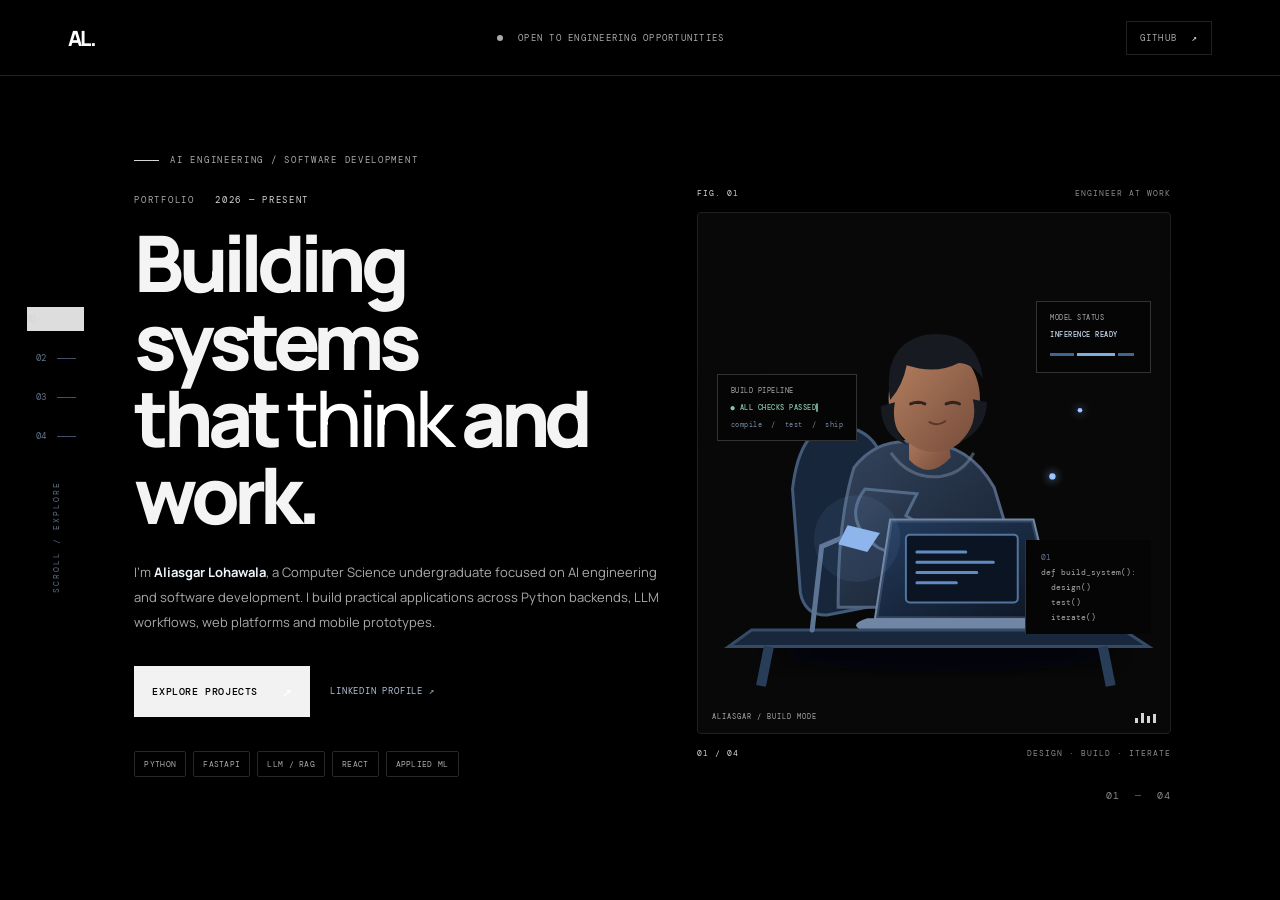
<file: index.html>
<!doctype html>
<html lang="en">
<head>
  <meta charset="UTF-8" />
  <meta name="viewport" content="width=device-width, initial-scale=1.0" />
  <meta name="theme-color" content="#080b10" />
  <meta name="description" content="Aliasgar Lohawala — AI and software engineering portfolio. Projects and contact." />
  <meta property="og:title" content="Aliasgar Lohawala — AI / Software Engineer" />
  <meta property="og:description" content="Selected engineering work and contact." />
  <title>Aliasgar Lohawala — Engineering Portfolio</title>
  <link rel="preconnect" href="https://fonts.googleapis.com" />
  <link rel="preconnect" href="https://fonts.gstatic.com" crossorigin />
  <link href="https://fonts.googleapis.com/css2?family=DM+Mono:wght@400;500&family=Manrope:wght@400;500;600;700;800&display=swap" rel="stylesheet" />
  <link rel="stylesheet" href="motion.css?v=portrait-fix-20261104" />
  <script src="profile.js" defer></script>
</head>
<body>
  <div class="ambient ambient-one"></div><div class="ambient ambient-two"></div>
  <header class="topbar">
    <a class="wordmark" href="#home" aria-label="Aliasgar home">AL<span>.</span></a>
    <div class="topbar-center"><span class="status-dot"></span> OPEN TO ENGINEERING OPPORTUNITIES</div>
    <a class="topbar-link" href="https://github.com/HiiAliasgar" target="_blank" rel="noreferrer">GITHUB <span>↗</span></a>
  </header>

  <aside class="slide-rail" aria-label="Portfolio slides">
    <button class="rail-item active" data-go="0" aria-label="Home slide"><span>01</span><i></i></button>
    <button class="rail-item" data-go="1" aria-label="About slide"><span>02</span><i></i></button>
    <button class="rail-item" data-go="2" aria-label="Projects slide"><span>03</span><i></i></button>
    <button class="rail-item" data-go="3" aria-label="Contact slide"><span>04</span><i></i></button>
    <div class="rail-caption">SCROLL / EXPLORE</div>
  </aside>

  <main class="slides" id="slides">
    <section class="slide hero-slide is-active" id="home" data-slide="0">
      <div class="slide-inner about-layout">
        <div class="hero-copy">
          <div class="eyebrow"><span class="eyebrow-line"></span> AI ENGINEERING / SOFTWARE DEVELOPMENT</div>
          <p class="overline">PORTFOLIO <span>2026 — PRESENT</span></p>
          <h1>Building systems<br/>that <em>think</em> and<br/>work.</h1>
          <p class="hero-description">I'm <strong>Aliasgar Lohawala</strong>, a Computer Science undergraduate focused on AI engineering and software development. I build practical applications across Python backends, LLM workflows, web platforms and mobile prototypes.</p>
          <div class="hero-cta">
            <button class="primary-button" data-next="2">EXPLORE PROJECTS <span>↗</span></button>
            <a class="quiet-button" href="https://linkedin.com/in/aliasgar-lohawala" target="_blank" rel="noreferrer">LINKEDIN PROFILE ↗</a>
          </div>
          <div class="hero-tags"><span>PYTHON</span><span>FASTAPI</span><span>LLM / RAG</span><span>REACT</span><span>APPLIED ML</span></div>
        </div>
        <div class="hero-art-wrap">
          <div class="art-label art-label-top"><span>FIG. 01</span> ENGINEER AT WORK</div>
          <div class="desk-scene" role="img" aria-label="Stylised animated illustration of a software developer working at a laptop">
            <div class="scene-grid"></div>
            <div class="window-card window-card-a"><span>MODEL STATUS</span><b>INFERENCE READY</b><i></i><i></i><i></i></div>
            <div class="window-card window-card-b"><span>BUILD PIPELINE</span><b class="pipeline-ok">● ALL CHECKS PASSED</b><small>compile&nbsp; / &nbsp;test&nbsp; / &nbsp;ship</small></div>
            <div class="code-float"><span>01</span><span>def build_system():</span><span>&nbsp;&nbsp;design()</span><span>&nbsp;&nbsp;test()</span><span>&nbsp;&nbsp;iterate()</span></div>
            <svg class="developer-art" viewBox="0 0 600 520" aria-hidden="true">
              <defs>
                <linearGradient id="hoodie" x1="0" y1="0" x2="1" y2="1"><stop stop-color="#34445c"/><stop offset="1" stop-color="#111b2b"/></linearGradient>
                <linearGradient id="screen" x1="0" y1="0" x2="1" y2="1"><stop stop-color="#243c5e"/><stop offset="1" stop-color="#0c1421"/></linearGradient>
                <linearGradient id="skin" x1="0" y1="0" x2="1" y2="1"><stop stop-color="#b98261"/><stop offset="1" stop-color="#744b3a"/></linearGradient>
                <filter id="shadow"><feGaussianBlur stdDeviation="12"/></filter>
              </defs>
              <ellipse cx="314" cy="468" rx="215" ry="24" fill="#02060c" opacity=".65" filter="url(#shadow)"/>
              <!-- chair -->
              <path d="M180 180 Q130 175 120 260 L130 392 Q136 421 164 420 L226 408 L238 250 Q236 185 180 180Z" fill="#17263a" stroke="#435b79" stroke-width="3"/>
              <!-- body -->
              <path d="M198 233 Q230 191 287 202 Q344 202 376 258 L422 410 L178 410 Q177 302 198 233Z" fill="url(#hoodie)" stroke="#50647f" stroke-width="3"/>
              <path d="M245 214 Q269 248 308 244 Q337 240 350 214" fill="none" stroke="#72839a" stroke-width="3" opacity=".55"/>
              <!-- neck/head -->
              <path d="M268 183 L268 223 Q293 250 321 220 L315 175Z" fill="url(#skin)"/>
              <ellipse cx="300" cy="145" rx="58" ry="68" fill="url(#skin)"/>
              <path d="M244 147 Q233 77 289 64 Q354 56 362 120 Q348 100 331 100 Q302 115 265 103 Q260 129 244 147Z" fill="#171a20"/>
              <path d="M250 150 Q244 182 266 204 Q233 193 232 155Z" fill="#171a20"/>
              <path d="M349 146 Q357 178 332 201 Q366 185 367 150Z" fill="#171a20"/>
              <path d="M270 152 Q280 148 288 152 M315 152 Q324 148 332 152" stroke="#33241e" stroke-width="3" stroke-linecap="round"/>
              <path d="M294 175 Q304 181 314 174" fill="none" stroke="#57372d" stroke-width="2" stroke-linecap="round"/>
              <!-- arm on keyboard -->
              <path d="M212 260 Q182 300 228 334 L312 372 Q332 383 347 363 Q354 347 334 335 L264 294 L278 266Z" fill="url(#hoodie)" stroke="#536b88" stroke-width="3"/>
              <path d="M333 350 Q350 344 363 357 L376 371 Q380 386 364 390 L340 382 Q324 373 333 350Z" fill="url(#skin)"/>
              <!-- laptop -->
              <path d="M245 300 L425 300 L455 424 L226 424Z" fill="url(#screen)" stroke="#7186a4" stroke-width="4"/>
              <path d="M245 300 L425 300 L455 424 L226 424Z" fill="url(#screen)" opacity=".7"/>
              <rect x="264" y="318" width="142" height="86" rx="5" fill="#0a1422" stroke="#52749d" stroke-width="2"/>
              <path d="M278 340 H340 M278 353 H375 M278 366 H354 M278 379 H328" stroke="#79a9e9" stroke-width="3" stroke-linecap="round" opacity=".8"/>
              <path d="M215 424 H466 Q480 430 464 438 H205 Q193 431 215 424Z" fill="#7186a4"/>
              <!-- desk -->
              <path d="M68 439 H540 L572 460 H39Z" fill="#18273b" stroke="#344b67" stroke-width="3"/>
              <path d="M90 460 L80 510 M514 460 L524 510" stroke="#273d58" stroke-width="10"/>
              <!-- coffee -->
              <path d="M464 386 H495 L490 426 H469Z" fill="#18283e" stroke="#7890af" stroke-width="2"/>
              <path d="M495 393 Q516 390 510 410 Q507 421 491 418" fill="none" stroke="#7890af" stroke-width="3"/>
              <!-- desk light -->
              <path d="M145 439 L157 333 L204 313" fill="none" stroke="#5d7593" stroke-width="5" stroke-linecap="round"/>
              <path d="M190 306 L231 316 L215 340 L178 330Z" fill="#91b7ec"/>
              <circle cx="202" cy="323" r="55" fill="#79a9e9" opacity=".09"/>
              <!-- moving particles -->
              <circle class="art-particle p1" cx="107" cy="135" r="4"/><circle class="art-particle p2" cx="485" cy="160" r="3"/><circle class="art-particle p3" cx="450" cy="244" r="4"/>
            </svg>
            <div class="art-glow"></div>
            <div class="art-caption"><span>ALIASGAR / BUILD MODE</span><span class="pulse-bars"><i></i><i></i><i></i><i></i></span></div>
          </div>
          <div class="art-label art-label-bottom"><span>01 / 04</span> DESIGN · BUILD · ITERATE</div>
        </div>
        <div class="slide-count">01 <span>—</span> 04</div>
      </div>
    </section>

    <section class="slide about-slide" id="about" data-slide="1">
<div class="slide-inner about-profile-layout">
<aside class="about-identity">
<div class="about-portrait-orbit"><img src="images/aliasgar-lohawala.png" alt="Portrait of Aliasgar Lohawala" loading="lazy" /></div>
<h2>Aliasgar<br/><span>Lohawala.</span></h2>
<p class="about-role">AI ENGINEERING · SOFTWARE DEVELOPMENT</p>
<div class="about-social"><a href="https://github.com/HiiAliasgar" target="_blank" rel="noreferrer">GITHUB ↗</a><a href="https://linkedin.com/in/aliasgar-lohawala" target="_blank" rel="noreferrer">LINKEDIN ↗</a><a href="https://www.kaggle.com/aliasgarlohawala" target="_blank" rel="noreferrer">KAGGLE ↗</a></div>
</aside>
<div class="about-biography">
<div class="eyebrow"><span class="eyebrow-line"></span> 02 / ABOUT</div>
<p class="overline">COMPUTER SCIENCE · ARTIFICIAL INTELLIGENCE</p>
<div class="about-facts" aria-label="Education and professional profile">
<div><small>EDUCATION</small><b>B.Tech · Computer Science &amp; Engineering</b></div>
<div><small>SPECIALISATION</small><b>Artificial Intelligence &amp; Machine Learning</b></div>
<div><small>UNIVERSITY</small><b>Chhatrapati Shivaji Maharaj University</b></div>
<div><small>LOCATION</small><b>Navi Mumbai, India</b></div>
<div><small>TECHNICAL FOCUS</small><b>Python · FastAPI · LLMs · RAG</b></div>
<div><small>EXPERIENCE</small><b>AI Research Internship · 2026</b></div>
</div>
<h2>I’m a Computer Science Engineer<br/><em>building intelligent software.</em></h2>
<p class="about-lead">I’m Aliasgar Lohawala, a Computer Science and Engineering undergraduate specialising in Artificial Intelligence and Machine Learning at Chhatrapati Shivaji Maharaj University. My interests sit at the intersection of software engineering and applied AI: designing useful applications, connecting intelligent models to real workflows, and making systems dependable beyond a successful demo.</p>
<p class="about-body">I work primarily with Python and have been developing across backend services, REST APIs, data processing, machine learning fundamentals and modern web technologies. I’m especially interested in large language model applications, retrieval-augmented generation, tool-using agents and multi-agent systems. I enjoy understanding how each layer fits together—from the data and API design to model integration, user experience and deployment.</p>
<p class="about-body">My project work includes AccidentGuard, an experimental Android application exploring motion-sensor signals for crash-candidate detection; an AI engineering agent that inspects GitHub repositories and requires human approval before proposing changes; a multi-agent research workflow for web and academic-source synthesis; and a document question-answering application built around retrieval-augmented generation.</p>
<p class="about-body">Alongside project development, I’m strengthening my Python, data structures and algorithms, software design, testing and applied machine learning skills. I value clear problem-solving, readable code, careful validation and honest communication about limitations. I’m working towards contributing to engineering teams where I can build practical software, learn from experienced developers and steadily grow as an AI engineer.</p>
</div>
<div class="slide-count">02 <span>—</span> 04</div>
</div>
</section>

<section class="slide projects-slide" id="projects" data-slide="2">
<div class="slide-inner projects-inner">
<div class="section-heading"><div><div class="eyebrow"><span class="eyebrow-line"></span> SELECTED ENGINEERING WORK</div><h2>Eight projects. <em>Real builds.</em></h2></div><div class="heading-side"><span>03 / 04</span><p>Eight selected builds across applied AI, computer vision, research automation, full-stack development and practical software engineering. Flip a card to see its engineering details.</p></div></div>
<div class="project-grid" id="github-projects" aria-label="Eight interactive project cards"><article class="project-card project-card--accident"><div class="project-card-inner">
<div class="project-card-face project-card-front">
<div class="project-card-meta"><span>01 / 08</span><span>APPLIED MOBILE SYSTEM</span></div>
<div class="project-card-art"><div class="project-art-head"><span>IMU / SENSOR MONITOR</span><span class="art-live">● EXPERIMENTAL</span></div><svg class="art-wave" viewBox="0 0 420 112" aria-hidden="true"><path d="M0 56H420M0 28H420M0 84H420"/><path class="art-wave-line" d="M0 56L24 56L38 48L50 64L66 56L92 56L112 53L125 60L140 56L164 56L178 12L190 101L205 43L219 64L236 56L260 56L278 51L291 62L308 56L333 56L350 47L365 65L380 56L420 56"/></svg><div class="art-metrics"><span>ACCELEROMETER <b>ACTIVE</b></span><span>GYROSCOPE <b>ACTIVE</b></span><span>LOCATION <b>WORKFLOW</b></span></div></div>
<div class="project-card-title"><h3>AccidentGuard</h3><p>Motion-based incident detection</p></div>
<button class="project-card-toggle" type="button" aria-expanded="false">FLIP FOR DETAILS <span>↗</span></button>
</div>
<div class="project-card-face project-card-back">
<div class="project-card-meta"><span>PROJECT 01</span><span>ENGINEERING NOTES</span></div>
<div class="project-card-back-content"><p class="project-card-back-kicker">APPLIED MOBILE SYSTEM</p><h3>AccidentGuard</h3><p class="project-card-description">An experimental Android prototype exploring accelerometer and gyroscope signals to identify crash-like events and support a location-aware alert workflow. It is a research prototype, not a certified safety product.</p><div class="project-card-stack"><small>TECHNOLOGY</small><span>React · TypeScript · Capacitor · Android · Sensor data</span></div></div>
<div class="project-card-back-actions"><a href="https://github.com/HiiAliasgar/Accident-Guard" target="_blank" rel="noreferrer">VIEW GITHUB REPOSITORY <b>↗</b></a><button class="project-card-toggle" type="button" aria-expanded="true">BACK TO FRONT <span>↶</span></button></div>
</div></div></article>
<article class="project-card project-card--research"><div class="project-card-inner">
<div class="project-card-face project-card-front">
<div class="project-card-meta"><span>02 / 08</span><span>MULTI-AGENT RESEARCH</span></div>
<div class="project-card-art"><div class="project-art-head"><span>RESEARCH PIPELINE</span><span class="art-live">● LANGGRAPH</span></div><div class="art-agent-flow"><span>SOURCES</span><i>↘</i><span>WEB SCOUT</span><i>↙</i><span>ACADEMIC</span><i>→</i><strong>SYNTHESIS</strong><i>→</i><span>CITATIONS</span></div><div class="art-footnote">DISCOVER · COMPARE · SYNTHESISE · REVIEW</div></div>
<div class="project-card-title"><h3>Lab Researcher</h3><p>Multi-agent research workflow</p></div>
<button class="project-card-toggle" type="button" aria-expanded="false">FLIP FOR DETAILS <span>↗</span></button>
</div>
<div class="project-card-face project-card-back">
<div class="project-card-meta"><span>PROJECT 02</span><span>ENGINEERING NOTES</span></div>
<div class="project-card-back-content"><p class="project-card-back-kicker">MULTI-AGENT RESEARCH</p><h3>Lab Researcher</h3><p class="project-card-description">A research pipeline that coordinates web and academic-source discovery, synthesises findings and tracks citations through an editorial review loop.</p><div class="project-card-stack"><small>TECHNOLOGY</small><span>Python · LangGraph · OpenAlex · Research agents</span></div></div>
<div class="project-card-back-actions"><a href="https://github.com/HiiAliasgar/lab_research_lab" target="_blank" rel="noreferrer">VIEW GITHUB REPOSITORY <b>↗</b></a><button class="project-card-toggle" type="button" aria-expanded="true">BACK TO FRONT <span>↶</span></button></div>
</div></div></article>
<article class="project-card project-card--assistant"><div class="project-card-inner">
<div class="project-card-face project-card-front">
<div class="project-card-meta"><span>03 / 08</span><span>AI TOOL USE</span></div>
<div class="project-card-art"><div class="project-art-head"><span>ASSISTANT / TERMINAL</span><span class="art-live">● TOOL CALL</span></div><div class="art-terminal"><p><i>USER</i> Can you calculate 128 × 4?</p><p><i>TOOL</i> calculator(128 * 4)</p><p><i>RESULT</i> 512</p><p class="terminal-answer"><i>AI</i> The answer is 512.</p></div></div>
<div class="project-card-title"><h3>AI Assistant</h3><p>Tool-using command-line assistant</p></div>
<button class="project-card-toggle" type="button" aria-expanded="false">FLIP FOR DETAILS <span>↗</span></button>
</div>
<div class="project-card-face project-card-back">
<div class="project-card-meta"><span>PROJECT 03</span><span>ENGINEERING NOTES</span></div>
<div class="project-card-back-content"><p class="project-card-back-kicker">AI TOOL USE</p><h3>AI Assistant</h3><p class="project-card-description">A command-line assistant demonstrating a Groq chat model connected to application-defined tools for calculations and greetings.</p><div class="project-card-stack"><small>TECHNOLOGY</small><span>Python · LangChain · Groq · Tool calling</span></div></div>
<div class="project-card-back-actions"><a href="https://github.com/HiiAliasgar/Ai-Assistance" target="_blank" rel="noreferrer">VIEW GITHUB REPOSITORY <b>↗</b></a><button class="project-card-toggle" type="button" aria-expanded="true">BACK TO FRONT <span>↶</span></button></div>
</div></div></article>
<article class="project-card project-card--vision"><div class="project-card-inner">
<div class="project-card-face project-card-front">
<div class="project-card-meta"><span>04 / 08</span><span>COMPUTER VISION</span></div>
<div class="project-card-art"><div class="project-art-head"><span>VISION / PREDICTION</span><span class="art-live">● MODEL READY</span></div><div class="art-vision"><div class="art-image-grid"><i></i><i></i><i></i><i></i></div><div class="art-confidence"><span>CLASS A <b>92%</b></span><i><em style="width:92%"></em></i><span>CLASS B <b>06%</b></span><i><em style="width:6%"></em></i><span>CLASS C <b>02%</b></span><i><em style="width:2%"></em></i></div></div></div>
<div class="project-card-title"><h3>AI Image Classifier</h3><p>Image recognition with MobileNetV2</p></div>
<button class="project-card-toggle" type="button" aria-expanded="false">FLIP FOR DETAILS <span>↗</span></button>
</div>
<div class="project-card-face project-card-back">
<div class="project-card-meta"><span>PROJECT 04</span><span>ENGINEERING NOTES</span></div>
<div class="project-card-back-content"><p class="project-card-back-kicker">COMPUTER VISION</p><h3>AI Image Classifier</h3><p class="project-card-description">A Streamlit application using pretrained MobileNetV2 to return ImageNet category predictions and confidence scores for uploaded images.</p><div class="project-card-stack"><small>TECHNOLOGY</small><span>Python · TensorFlow · MobileNetV2 · OpenCV</span></div></div>
<div class="project-card-back-actions"><a href="https://github.com/HiiAliasgar/AI-Image-Classifier-" target="_blank" rel="noreferrer">VIEW GITHUB REPOSITORY <b>↗</b></a><button class="project-card-toggle" type="button" aria-expanded="true">BACK TO FRONT <span>↶</span></button></div>
</div></div></article>
<article class="project-card project-card--support"><div class="project-card-inner">
<div class="project-card-face project-card-front">
<div class="project-card-meta"><span>05 / 08</span><span>FULL-STACK APPLICATION</span></div>
<div class="project-card-art"><div class="project-art-head"><span>SUPPORT / OVERVIEW</span><span class="art-live">● DEMO DATA</span></div><div class="art-ticket-stats"><div><small>OPEN</small><b>08</b></div><div><small>IN PROGRESS</small><b>03</b></div><div><small>CLOSED</small><b>24</b></div></div><div class="art-ticket-row"><span>TK-1042</span><b>Login issue</b><i>IN PROGRESS</i></div><div class="art-ticket-row"><span>TK-1043</span><b>Billing query</b><i>OPEN</i></div></div>
<div class="project-card-title"><h3>SupportTick</h3><p>React ticketing CRM</p></div>
<button class="project-card-toggle" type="button" aria-expanded="false">FLIP FOR DETAILS <span>↗</span></button>
</div>
<div class="project-card-face project-card-back">
<div class="project-card-meta"><span>PROJECT 05</span><span>ENGINEERING NOTES</span></div>
<div class="project-card-back-content"><p class="project-card-back-kicker">FULL-STACK APPLICATION</p><h3>SupportTick</h3><p class="project-card-description">A full-stack help-desk application for creating, searching, filtering and updating support tickets, with notes and dashboard summaries.</p><div class="project-card-stack"><small>TECHNOLOGY</small><span>React · FastAPI · SQLite · REST APIs</span></div></div>
<div class="project-card-back-actions"><a href="https://github.com/HiiAliasgar/support-ticketing-crm" target="_blank" rel="noreferrer">VIEW GITHUB REPOSITORY <b>↗</b></a><button class="project-card-toggle" type="button" aria-expanded="true">BACK TO FRONT <span>↶</span></button></div>
</div></div></article>
<article class="project-card project-card--cine"><div class="project-card-inner">
<div class="project-card-face project-card-front">
<div class="project-card-meta"><span>06 / 08</span><span>RECOMMENDATION SYSTEM</span></div>
<div class="project-card-art"><div class="project-art-head"><span>CINESCOPE / DISCOVERY</span><span class="art-live">● RECOMMEND</span></div><div class="art-movie-row"><div><b>01</b><span>NOIR</span></div><div><b>02</b><span>FRAME</span></div><div><b>03</b><span>SCENE</span></div></div><div class="art-footnote">METADATA → VECTORS → COSINE SIMILARITY</div></div>
<div class="project-card-title"><h3>CineScope</h3><p>Content-based movie recommendations</p></div>
<button class="project-card-toggle" type="button" aria-expanded="false">FLIP FOR DETAILS <span>↗</span></button>
</div>
<div class="project-card-face project-card-back">
<div class="project-card-meta"><span>PROJECT 06</span><span>ENGINEERING NOTES</span></div>
<div class="project-card-back-content"><p class="project-card-back-kicker">RECOMMENDATION SYSTEM</p><h3>CineScope</h3><p class="project-card-description">An offline movie discovery application that ranks films using metadata, text features and cosine similarity.</p><div class="project-card-stack"><small>TECHNOLOGY</small><span>Python · Scikit-learn · CountVectorizer · Streamlit</span></div></div>
<div class="project-card-back-actions"><a href="https://github.com/HiiAliasgar/Moive-Recommender-System" target="_blank" rel="noreferrer">VIEW GITHUB REPOSITORY <b>↗</b></a><button class="project-card-toggle" type="button" aria-expanded="true">BACK TO FRONT <span>↶</span></button></div>
</div></div></article>
<article class="project-card project-card--resume"><div class="project-card-inner">
<div class="project-card-face project-card-front">
<div class="project-card-meta"><span>07 / 08</span><span>AI PRODUCTIVITY TOOL</span></div>
<div class="project-card-art"><div class="project-art-head"><span>RESUME / REVIEW</span><span class="art-live">● ANALYSIS</span></div><div class="art-resume"><div class="art-resume-sheet"><i></i><i></i><i></i><i></i><i></i><i></i></div><div class="art-score"><b>CV</b><strong>FEEDBACK</strong><span>CLARITY</span><i><em style="width:84%"></em></i><span>ROLE FIT</span><i><em style="width:72%"></em></i></div></div></div>
<div class="project-card-title"><h3>AI Resume Critiquer</h3><p>Structured, role-aware resume feedback</p></div>
<button class="project-card-toggle" type="button" aria-expanded="false">FLIP FOR DETAILS <span>↗</span></button>
</div>
<div class="project-card-face project-card-back">
<div class="project-card-meta"><span>PROJECT 07</span><span>ENGINEERING NOTES</span></div>
<div class="project-card-back-content"><p class="project-card-back-kicker">AI PRODUCTIVITY TOOL</p><h3>AI Resume Critiquer</h3><p class="project-card-description">A resume-feedback application that accepts PDF or TXT files and generates structured suggestions, optionally tailored to a target job role.</p><div class="project-card-stack"><small>TECHNOLOGY</small><span>Python · Streamlit · LLM feedback · PDF parsing</span></div></div>
<div class="project-card-back-actions"><a href="https://github.com/HiiAliasgar/AI-Resume-Critiquer" target="_blank" rel="noreferrer">VIEW GITHUB REPOSITORY <b>↗</b></a><button class="project-card-toggle" type="button" aria-expanded="true">BACK TO FRONT <span>↶</span></button></div>
</div></div></article>
<article class="project-card project-card--weather"><div class="project-card-inner">
<div class="project-card-face project-card-front">
<div class="project-card-meta"><span>08 / 08</span><span>WEB APPLICATION</span></div>
<div class="project-card-art"><div class="project-art-head"><span>WEATHER / CITY VIEW</span><span class="art-live">● SAMPLE DISPLAY</span></div><div class="art-weather"><div class="art-sun">☼</div><div><strong>24°</strong><span>PANVEL · INDIA</span><small>Current conditions</small></div></div><div class="art-weather-bars"><i style="height:38%"></i><i style="height:72%"></i><i style="height:53%"></i><i style="height:91%"></i><i style="height:62%"></i><i style="height:46%"></i><i style="height:78%"></i></div></div>
<div class="project-card-title"><h3>Weather Forecast</h3><p>City-based weather information</p></div>
<button class="project-card-toggle" type="button" aria-expanded="false">FLIP FOR DETAILS <span>↗</span></button>
</div>
<div class="project-card-face project-card-back">
<div class="project-card-meta"><span>PROJECT 08</span><span>ENGINEERING NOTES</span></div>
<div class="project-card-back-content"><p class="project-card-back-kicker">WEB APPLICATION</p><h3>Weather Forecast</h3><p class="project-card-description">A Django learning project for city-based weather lookup and browser presentation of weather information and data summaries.</p><div class="project-card-stack"><small>TECHNOLOGY</small><span>Python · Django · JavaScript · Weather data</span></div></div>
<div class="project-card-back-actions"><a href="https://github.com/HiiAliasgar/weatherProject" target="_blank" rel="noreferrer">VIEW GITHUB REPOSITORY <b>↗</b></a><button class="project-card-toggle" type="button" aria-expanded="true">BACK TO FRONT <span>↶</span></button></div>
</div></div></article></div>
<div class="projects-footer"><span>08 SELECTED BUILDS · FLIP TO EXPLORE THE ENGINEERING</span><a href="https://github.com/HiiAliasgar?tab=repositories" target="_blank" rel="noreferrer">BROWSE ALL PROJECTS ↗</a></div>
<div class="slide-count">03 <span>—</span> 04</div>
</div></section>

<section class="slide contact-slide" id="contact" data-slide="3">
      <div class="slide-inner contact-inner">
        <div class="eyebrow"><span class="eyebrow-line"></span> CONTACT / COLLABORATION</div>
        <div class="contact-links" aria-label="Contact and professional profiles">
          <a href="https://linkedin.com/in/aliasgar-lohawala" target="_blank" rel="noreferrer"><span>01</span><b>LINKEDIN</b><i>Professional profile & network</i><strong>↗</strong></a>
          <a href="https://github.com/HiiAliasgar" target="_blank" rel="noreferrer"><span>02</span><b>GITHUB</b><i>Source code & engineering work</i><strong>↗</strong></a>
          <a href="https://www.kaggle.com/aliasgarlohawala" target="_blank" rel="noreferrer"><span>03</span><b>KAGGLE</b><i>Data science profile</i><strong>↗</strong></a>
          <a href="mailto:aliasgarlohawal52@gmail.com"><span>04</span><b>EMAIL</b><i>Direct conversation</i><strong>↗</strong></a>
        </div>
        <div class="contact-main">
          <div class="contact-message"><p class="overline">HAVE A PROBLEM TO SOLVE?</p><h2>Let's build<br/><em>something real.</em></h2><p class="contact-copy">Have a project, an engineering opportunity or an interesting problem? Tell me what you have in mind.</p>
            <div class="contact-direct"><span>DIRECT EMAIL</span><a href="mailto:aliasgarlohawal52@gmail.com">aliasgarlohawal52@gmail.com ↗</a></div>
          </div>
          <form class="contact-compose" id="contact-form">
            <div class="contact-invite"><p class="overline">YOU CAN CONTACT ME</p><h3>Have an idea?<br/><em>Let’s make it happen.</em></h3><p>For project discussions, internships, collaborations or engineering opportunities, send a message. Share a little context and I’ll know how best to respond.</p></div><div class="compose-heading"><span>DIRECT EMAIL</span><a href="mailto:aliasgarlohawal52@gmail.com">aliasgarlohawal52@gmail.com ↗</a></div>
            <label for="contact-name-input">YOUR NAME</label>
            <input id="contact-name-input" name="name" type="text" placeholder="Name" required />
            <label for="contact-email-input">YOUR EMAIL</label>
            <input id="contact-email-input" name="email" type="email" placeholder="you@example.com" required />
            <label for="contact-message-input">YOUR MESSAGE</label>
            <textarea id="contact-message-input" name="message" rows="4" placeholder="Tell me about the project, opportunity or idea..." required></textarea>
            <button class="primary-button" type="submit">SEND A MESSAGE <span>↗</span></button>
            <p>Your email app opens with the message filled in. You review and send it from there.</p>
          </form>
        </div>
        
        <footer class="contact-footer"><span>© 2026 ALIASGAR LOHAWALA</span><span>BUILT WITH INTENT · TESTED WITH EVIDENCE</span><button data-next="0">BACK TO TOP ↑</button></footer>
        <div class="slide-count">04 <span>—</span> 04</div>
      </div>
    </section>
  </main>
  <div class="mobile-controls"><button data-prev aria-label="Previous slide">←</button><span id="mobile-slide-number">01 / 04</span><button data-next-current aria-label="Next slide">→</button></div>
</body>
</html>
</file>
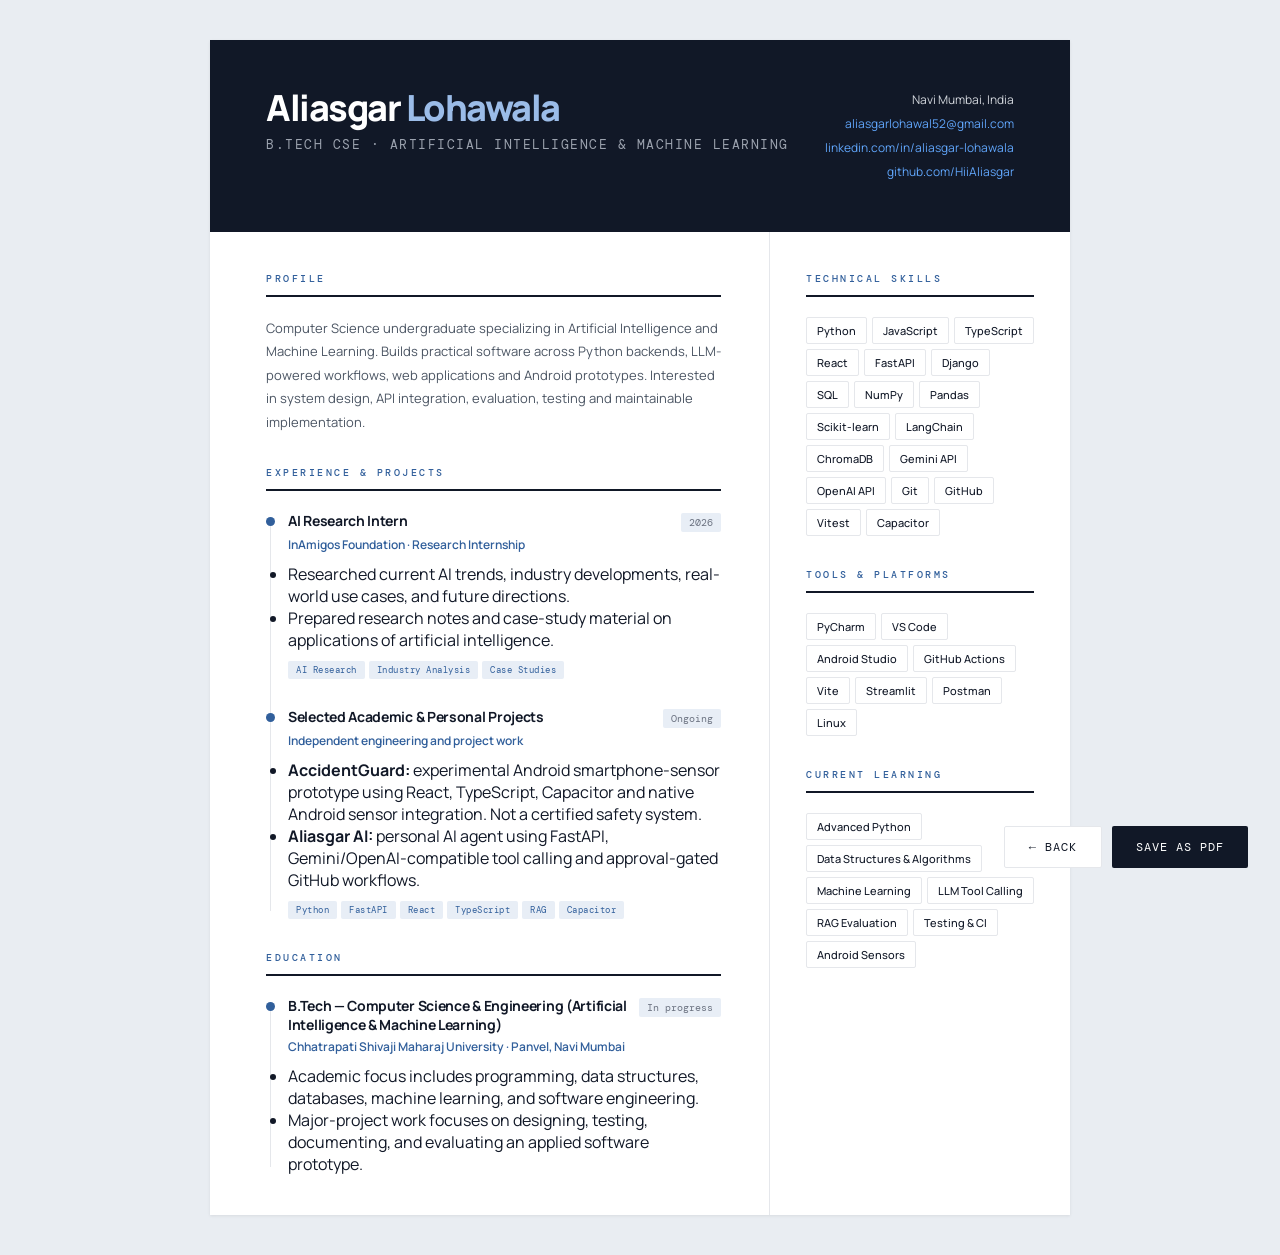
<file: resume.html>
<!DOCTYPE html>
<html lang="en">
<head>
  <meta charset="UTF-8" />
  <meta name="viewport" content="width=device-width, initial-scale=1.0" />
  <title>Aliasgar Lohawala — Resume</title>
  <link rel="preconnect" href="https://fonts.googleapis.com" />
  <link rel="preconnect" href="https://fonts.gstatic.com" crossorigin />
  <link href="https://fonts.googleapis.com/css2?family=DM+Mono:wght@400;500&family=Manrope:wght@400;500;600;700;800&display=swap" rel="stylesheet" />
  <style>
    :root {
      --ink: #111827;
      --muted: #6b7280;
      --accent: #315f9b;
      --accent-light: #e8eef6;
      --emerald: #059669;
      --line: #e5e7eb;
      --paper: #ffffff;
    }

    * { box-sizing: border-box; margin: 0; padding: 0; }

    body {
      background: #e9edf2;
      color: var(--ink);
      font-family: 'Manrope', Arial, sans-serif;
      -webkit-font-smoothing: antialiased;
    }

    /* Page Controls */
    .page-controls {
      position: fixed;
      bottom: 32px;
      right: 32px;
      z-index: 100;
      display: flex;
      gap: 10px;
    }

    .page-controls button {
      padding: 12px 24px;
      font: 12px 'DM Mono', monospace;
      letter-spacing: 1px;
      text-transform: uppercase;
      border: none;
      border-radius: 2px;
      cursor: pointer;
      transition: all .2s;
    }

    .btn-print {
      background: var(--ink);
      color: white;
    }

    .btn-print:hover {
      background: var(--accent);
    }

    .btn-back {
      background: white;
      color: var(--ink);
      border: 1px solid var(--line) !important;
    }

    .btn-back:hover {
      border-color: var(--accent) !important;
      color: var(--accent);
    }

    /* Resume Container */
    .resume {
      width: 860px;
      max-width: 100%;
      margin: 40px auto;
      background: var(--paper);
      box-shadow: 0 1px 3px rgba(0,0,0,.08);
    }

    /* Header */
    .resume-header {
      background: var(--ink);
      color: white;
      padding: 48px 56px;
      display: flex;
      justify-content: space-between;
      align-items: flex-start;
    }

    .resume-header h1 {
      font-size: 36px;
      font-weight: 800;
      letter-spacing: -1.5px;
      line-height: 1.1;
      color: white;
    }

    .resume-header h1 span {
      color: #9bbce8;
    }

    .resume-header .subtitle {
      font: 13px 'DM Mono', monospace;
      color: #9ca3af;
      letter-spacing: 1.5px;
      margin-top: 8px;
      text-transform: uppercase;
    }

    .header-contact {
      text-align: right;
      font-size: 12px;
      color: #d1d5db;
      line-height: 2;
    }

    .header-contact a {
      color: #60a5fa;
      text-decoration: none;
      transition: color .2s;
    }

    .header-contact a:hover {
      color: #93c5fd;
    }

    /* Body Layout */
    .resume-body {
      display: grid;
      grid-template-columns: 1fr 300px;
    }

    .resume-main {
      padding: 40px 48px 40px 56px;
      border-right: 1px solid var(--line);
    }

    .resume-aside {
      padding: 40px 36px;
    }

    /* Section Titles */
    .section-title {
      font: 10px 'DM Mono', monospace;
      letter-spacing: 2.5px;
      text-transform: uppercase;
      color: var(--accent);
      margin-bottom: 20px;
      padding-bottom: 10px;
      border-bottom: 2px solid var(--ink);
      font-weight: 500;
    }

    .section {
      margin-bottom: 32px;
    }

    .section:last-child {
      margin-bottom: 0;
    }

    /* Profile */
    .profile-text {
      font-size: 13px;
      line-height: 1.8;
      color: #4b5563;
    }

    /* Timeline */
    .timeline {
      position: relative;
      padding-left: 22px;
    }

    .timeline::before {
      content: '';
      position: absolute;
      left: 4px;
      top: 8px;
      bottom: 8px;
      width: 1px;
      background: var(--line);
    }

    .timeline-entry {
      position: relative;
      margin-bottom: 28px;
    }

    .timeline-entry:last-child {
      margin-bottom: 0;
    }

    .timeline-dot {
      position: absolute;
      left: -22px;
      top: 6px;
      width: 9px;
      height: 9px;
      border-radius: 50%;
      background: var(--accent);
    }

    .entry-header {
      display: flex;
      justify-content: space-between;
      align-items: baseline;
      gap: 12px;
    }

    .entry-header h3 {
      font-size: 14px;
      font-weight: 700;
      letter-spacing: -.3px;
    }

    .entry-date {
      font: 10px 'DM Mono', monospace;
      color: var(--muted);
      white-space: nowrap;
      background: var(--accent-light);
      padding: 3px 8px;
      border-radius: 2px;
    }

    .entry-sub {
      font-size: 12px;
      color: var(--accent);
      font-weight: 600;
      margin: 4px 0 10px;
    }

    .entry ul {
      margin: 0;
      padding-left: 16px;
      font-size: 12px;
      line-height: 1.75;
      color: #4b5563;
    }

    .entry ul li {
      margin-bottom: 3px;
    }

    .entry ul li::marker {
      color: var(--accent);
    }

    /* Tech Tags */
    .tech-tags {
      display: flex;
      flex-wrap: wrap;
      gap: 4px;
      margin-top: 10px;
    }

    .tech-tags span {
      font: 9px 'DM Mono', monospace;
      padding: 3px 8px;
      background: var(--accent-light);
      color: var(--accent);
      border-radius: 2px;
      letter-spacing: .5px;
    }

    /* Skill Bars */
    .skill-bars {
      display: flex;
      flex-direction: column;
      gap: 14px;
    }

    .skill-bar-item {
      display: flex;
      flex-direction: column;
      gap: 5px;
    }

    .skill-bar-header {
      display: flex;
      justify-content: space-between;
      align-items: center;
    }

    .skill-bar-header span:first-child {
      font-size: 12px;
      font-weight: 600;
      letter-spacing: -.2px;
    }

    .skill-pct {
      font: 10px 'DM Mono', monospace;
      color: var(--muted);
    }

    .skill-bar-track {
      width: 100%;
      height: 5px;
      background: var(--line);
      border-radius: 3px;
      overflow: hidden;
    }

    .skill-bar-fill {
      height: 100%;
      background: linear-gradient(90deg, var(--accent), #60a5fa);
      border-radius: 3px;
    }

    /* Aside Tags */
    .aside-tags {
      display: flex;
      flex-wrap: wrap;
      gap: 5px;
    }

    .aside-tags span {
      font-size: 11px;
      padding: 5px 10px;
      border: 1px solid var(--line);
      color: var(--ink);
      border-radius: 2px;
      font-weight: 500;
      transition: all .2s;
    }

    .aside-tags span:hover {
      border-color: var(--accent);
      color: var(--accent);
      background: var(--accent-light);
    }

    /* Certifications */
    .cert-item {
      display: flex;
      align-items: center;
      gap: 10px;
      margin-bottom: 12px;
      font-size: 12px;
      color: #4b5563;
    }

    .cert-item:last-child {
      margin-bottom: 0;
    }

    .cert-icon {
      width: 28px;
      height: 28px;
      background: var(--accent-light);
      color: var(--accent);
      border-radius: 50%;
      display: grid;
      place-items:center;
      font-size: 12px;
      flex-shrink: 0;
    }

    /* Print Styles */
    @media print {
      body { background: white; }
      .page-controls { display: none !important; }
      .resume {
        margin: 0;
        box-shadow: none;
        width: 100%;
        max-width: none;
      }
      .resume-header { padding: 36px 48px; }
      .resume-main { padding: 32px 36px 32px 48px; }
      .resume-aside { padding: 32px 36px; }
      .aside-tags span:hover { border-color: var(--line); color: var(--ink); background: transparent; }
    }

    /* Responsive */
    @media (max-width: 900px) {
      .resume { margin: 0; border-radius: 0; }
      .resume-header {
        flex-direction: column;
        gap: 20px;
        padding: 32px 24px;
      }
      .header-contact { text-align: left; }
      .resume-body { grid-template-columns: 1fr; }
      .resume-main {
        padding: 32px 24px;
        border-right: none;
        border-bottom: 1px solid var(--line);
      }
      .resume-aside { padding: 32px 24px; }
      .entry-header { flex-direction: column; gap: 4px; }
      .entry-date { white-space: normal; width: fit-content; }
      .page-controls { bottom: 16px; right: 16px; }
    }
  </style>
</head>
<body>
  <div class="page-controls">
    <button class="btn-back" onclick="window.location.href='index.html#resume'">← Back</button>
    <button class="btn-print" onclick="window.print()">Save as PDF</button>
  </div>

  <div class="resume">
    <div class="resume-header">
      <div>
        <h1>Aliasgar <span>Lohawala</span></h1>
        <p class="subtitle">B.Tech CSE · Artificial Intelligence &amp; Machine Learning</p>
      </div>
      <div class="header-contact">
        Navi Mumbai, India<br />
        <a href="mailto:aliasgarlohawal52@gmail.com">aliasgarlohawal52@gmail.com</a><br />
        <a href="https://linkedin.com/in/aliasgar-lohawala" target="_blank">linkedin.com/in/aliasgar-lohawala</a><br />
        <a href="https://github.com/HiiAliasgar" target="_blank">github.com/HiiAliasgar</a>
      </div>
    </div>

    <div class="resume-body">
      <div class="resume-main">
        <div class="section">
          <p class="section-title">Profile</p>
          <p class="profile-text">Computer Science undergraduate specializing in Artificial Intelligence and Machine Learning. Builds practical software across Python backends, LLM-powered workflows, web applications and Android prototypes. Interested in system design, API integration, evaluation, testing and maintainable implementation.</p>
        </div>

        <div class="section">
          <p class="section-title">Experience &amp; Projects</p>
          <div class="timeline">
            <div class="timeline-entry">
              <div class="timeline-dot"></div>
              <div class="entry-header">
                <h3>AI Research Intern</h3>
                <span class="entry-date">2026</span>
              </div>
              <p class="entry-sub">InAmigos Foundation · Research Internship</p>
              <ul>
                <li>Researched current AI trends, industry developments, real-world use cases, and future directions.</li>
                <li>Prepared research notes and case-study material on applications of artificial intelligence.</li>
              </ul>
              <div class="tech-tags">
                <span>AI Research</span><span>Industry Analysis</span><span>Case Studies</span>
              </div>
            </div>
            <div class="timeline-entry">
              <div class="timeline-dot"></div>
              <div class="entry-header">
                <h3>Selected Academic &amp; Personal Projects</h3>
                <span class="entry-date">Ongoing</span>
              </div>
              <p class="entry-sub">Independent engineering and project work</p>
              <ul>
                <li><b>AccidentGuard:</b> experimental Android smartphone-sensor prototype using React, TypeScript, Capacitor and native Android sensor integration. Not a certified safety system.</li>
                <li><b>Aliasgar AI:</b> personal AI agent using FastAPI, Gemini/OpenAI-compatible tool calling and approval-gated GitHub workflows.</li>
                
              </ul>
              <div class="tech-tags">
                <span>Python</span><span>FastAPI</span><span>React</span><span>TypeScript</span><span>RAG</span><span>Capacitor</span>
              </div>
            </div>
          </div>
        </div>

        <div class="section">
          <p class="section-title">Education</p>
          <div class="timeline">
            <div class="timeline-entry">
              <div class="timeline-dot"></div>
              <div class="entry-header">
                <h3>B.Tech — Computer Science &amp; Engineering (Artificial Intelligence &amp; Machine Learning)</h3>
                <span class="entry-date">In progress</span>
              </div>
              <p class="entry-sub">Chhatrapati Shivaji Maharaj University · Panvel, Navi Mumbai</p>
              <ul>
                <li>Academic focus includes programming, data structures, databases, machine learning, and software engineering.</li>
                <li>Major-project work focuses on designing, testing, documenting, and evaluating an applied software prototype.</li>
              </ul>
            </div>
          </div>
        </div>
      </div>

      <div class="resume-aside">
        <div class="section">
          <p class="section-title">Technical Skills</p>
          <div class="aside-tags">
            <span>Python</span><span>JavaScript</span><span>TypeScript</span><span>React</span><span>FastAPI</span><span>Django</span><span>SQL</span><span>NumPy</span><span>Pandas</span><span>Scikit-learn</span><span>LangChain</span><span>ChromaDB</span><span>Gemini API</span><span>OpenAI API</span><span>Git</span><span>GitHub</span><span>Vitest</span><span>Capacitor</span>
          </div>
        </div>

        <div class="section">
          <p class="section-title">Tools &amp; Platforms</p>
          <div class="aside-tags">
            <span>PyCharm</span><span>VS Code</span><span>Android Studio</span><span>GitHub Actions</span><span>Vite</span><span>Streamlit</span><span>Postman</span><span>Linux</span>
          </div>
        </div>

        <div class="section">
          <p class="section-title">Current Learning</p>
          <div class="aside-tags">
            <span>Advanced Python</span><span>Data Structures &amp; Algorithms</span><span>Machine Learning</span><span>LLM Tool Calling</span><span>RAG Evaluation</span><span>Testing &amp; CI</span><span>Android Sensors</span>
          </div>
        </div>
      </div>
    </div>
  </div>
</body>
</html>
</file>
<file: motion.css>
:root{--bg:#080b10;--panel:#0e1520;--panel2:#111c2a;--line:rgba(168,190,221,.16);--text:#edf3fb;--muted:#98a7bb;--blue:#82b3f7;--blue2:#c2d9fb;--mono:"DM Mono",monospace;--sans:Manrope,Arial,sans-serif}*{box-sizing:border-box}html{background:var(--bg);color-scheme:dark;scroll-behavior:smooth}body{margin:0;background:var(--bg);color:var(--text);font-family:var(--sans);overflow:hidden;-webkit-font-smoothing:antialiased}a{color:inherit;text-decoration:none}button{font:inherit}.ambient{position:fixed;z-index:-1;pointer-events:none;border-radius:50%;filter:blur(100px);opacity:.12}.ambient-one{width:460px;height:460px;background:#376cae;top:-260px;right:8%}.ambient-two{width:420px;height:420px;background:#20446d;bottom:-280px;left:24%}.topbar{height:76px;position:fixed;z-index:50;top:0;left:0;right:0;padding:0 5.3vw;display:flex;align-items:center;justify-content:space-between;border-bottom:1px solid var(--line);background:rgba(8,11,16,.78);backdrop-filter:blur(18px)}.wordmark{font-size:21px;font-weight:800;letter-spacing:-1.5px}.wordmark span{color:var(--blue)}.topbar-center,.topbar-link{font:9px var(--mono);letter-spacing:1.25px;color:#aab9cc}.status-dot{display:inline-block;width:6px;height:6px;margin-right:9px;border-radius:50%;background:#7bb9a0;box-shadow:0 0 10px #7bb9a0}.topbar-link{padding:10px 13px;border:1px solid var(--line);border-radius:3px}.topbar-link span{color:var(--blue);margin-left:8px}.slides{height:100svh;overflow-y:auto;scroll-snap-type:y mandatory;scroll-behavior:smooth;scrollbar-width:none}.slides::-webkit-scrollbar{display:none}.slide{min-height:100svh;position:relative;scroll-snap-align:start;scroll-snap-stop:always;display:flex;align-items:center;padding:100px 8.5vw 54px 10.5vw;overflow:hidden}.slide:before{content:"";position:absolute;inset:76px 0 0;pointer-events:none;background-image:linear-gradient(rgba(150,180,220,.035) 1px,transparent 1px),linear-gradient(90deg,rgba(150,180,220,.035) 1px,transparent 1px);background-size:48px 48px;mask-image:linear-gradient(90deg,#000,transparent 94%)}.slide-inner{position:relative;z-index:1;width:min(1440px,100%);margin:auto}.slide-rail{position:fixed;z-index:60;left:27px;top:50%;transform:translateY(-50%);display:flex;flex-direction:column;align-items:center;gap:15px}.rail-item{position:relative;display:flex;align-items:center;gap:11px;border:0;background:none;color:#617187;cursor:pointer;padding:6px 0}.rail-item span{font:9px var(--mono);transition:color .25s}.rail-item i{display:block;width:19px;height:1px;background:#425168;transition:width .3s,background .3s}.rail-item.active{color:var(--blue)}.rail-item.active i{width:36px;background:var(--blue)}.rail-caption{writing-mode:vertical-rl;transform:rotate(180deg);font:8px var(--mono);letter-spacing:2px;color:#5e6d81;margin-top:18px}.slide-count{position:absolute;bottom:0;right:0;color:#8797ad;font:10px var(--mono);letter-spacing:1px}.slide-count span{color:#52647d;margin:0 8px}.eyebrow,.overline{font:9px var(--mono);letter-spacing:1.7px;color:#9aacc4}.eyebrow{display:flex;align-items:center;gap:11px}.eyebrow-line{display:inline-block;width:25px;height:1px;background:var(--blue)}.overline{margin:28px 0 18px;color:#8294ad}.overline span{color:var(--blue);margin-left:14px}.about-layout{display:grid;grid-template-columns:minmax(0,1.05fr) minmax(340px,.95fr) 220px;gap:35px;align-items:center}.hero-copy{padding:10px 0 25px}.hero-copy h1{font-size:clamp(52px,6.1vw,92px);line-height:.99;letter-spacing:-.075em;font-weight:800;margin:0 0 26px}.hero-copy h1 em,.section-heading h2 em,.contact-main h2 em{font-family:Georgia,serif;font-weight:400;color:var(--blue);letter-spacing:-.055em}.hero-description{max-width:550px;color:#a7b5c8;font-size:13px;line-height:1.95}.hero-description strong{color:#eef4fc}.hero-cta{display:flex;align-items:center;gap:20px;margin-top:30px}.primary-button{display:inline-flex;align-items:center;gap:24px;padding:14px 17px;border:1px solid #d4e5ff;background:#dceaff;color:#0b1523;border-radius:3px;font:10px var(--mono);font-weight:500;letter-spacing:.6px;cursor:pointer;transition:transform .25s,background .25s}.primary-button:hover{transform:translateY(-3px);background:white}.primary-button span{font-size:16px}.quiet-button{font:9px var(--mono);letter-spacing:.8px;color:#b1bfd1}.hero-tags{display:flex;gap:7px;flex-wrap:wrap;margin-top:34px}.hero-tags span,.project-tags span{border:1px solid var(--line);border-radius:2px;padding:7px 9px;color:#a9bdd7;font:8px var(--mono);letter-spacing:.3px;background:rgba(130,179,247,.045)}.hero-art-wrap{position:relative;padding:25px 0}.art-label{display:flex;justify-content:space-between;color:#75869c;font:8px var(--mono);letter-spacing:1px}.art-label span{color:var(--blue)}.desk-scene{height:min(58vh,540px);min-height:410px;position:relative;overflow:hidden;margin:14px 0;border:1px solid rgba(130,179,247,.2);border-radius:4px;background:radial-gradient(ellipse at 54% 42%,rgba(61,101,152,.26),transparent 52%),linear-gradient(145deg,#111d2d,#09111b 74%)}.scene-grid{position:absolute;inset:0;background-image:linear-gradient(rgba(137,174,220,.06) 1px,transparent 1px),linear-gradient(90deg,rgba(137,174,220,.06) 1px,transparent 1px);background-size:32px 32px;mask-image:linear-gradient(180deg,#000,transparent 90%)}.developer-art{position:absolute;width:100%;height:100%;left:0;bottom:-3%;z-index:2;overflow:visible}.developer-art path,.developer-art ellipse,.developer-art rect{vector-effect:non-scaling-stroke}.art-particle{fill:#9dc5ff;filter:drop-shadow(0 0 6px #82b3f7)}.p1{animation:float 5s ease-in-out infinite}.p2{animation:float 4s ease-in-out -1.3s infinite}.p3{animation:float 6s ease-in-out -2.2s infinite}.window-card{position:absolute;z-index:3;padding:11px 13px;background:rgba(7,13,22,.78);border:1px solid rgba(130,179,247,.25);box-shadow:0 15px 35px rgba(0,0,0,.2);backdrop-filter:blur(8px)}.window-card span,.window-card b,.window-card small{display:block;font:7px var(--mono);letter-spacing:.5px}.window-card span{color:#8297b4;margin-bottom:8px}.window-card b{color:#cfe0f6;font-weight:500}.window-card i{display:inline-block;width:24px;height:3px;margin:9px 3px 0 0;background:#41658f}.window-card i:nth-of-type(2){width:38px;background:#7eaddf}.window-card i:nth-of-type(3){width:16px}.window-card-a{right:4%;top:17%;animation:float 7s ease-in-out infinite}.window-card-b{left:4%;top:31%;animation:float 6s ease-in-out -2s infinite}.window-card-b .pipeline-ok{color:#8ac6a9}.window-card-b small{color:#788ba5;margin-top:8px}.code-float{position:absolute;z-index:4;right:4%;bottom:19%;display:flex;flex-direction:column;gap:5px;padding:12px 15px;background:rgba(7,13,22,.75);border-left:1px solid var(--blue);color:#9db9dc;font:8px var(--mono);animation:float 8s ease-in-out -3s infinite}.code-float span:first-child{color:#63758d}.art-glow{position:absolute;width:260px;height:260px;bottom:5%;left:30%;border-radius:50%;background:rgba(82,142,213,.13);filter:blur(65px)}.art-caption{position:absolute;z-index:5;bottom:10px;left:14px;right:14px;display:flex;justify-content:space-between;color:#8ea3be;font:7px var(--mono);letter-spacing:1px}.pulse-bars{display:flex;align-items:end;gap:3px;height:11px}.pulse-bars i{width:3px;background:var(--blue);animation:equalize .8s ease-in-out infinite alternate}.pulse-bars i:nth-child(1){height:5px}.pulse-bars i:nth-child(2){height:10px;animation-delay:-.4s}.pulse-bars i:nth-child(3){height:7px;animation-delay:-.2s}.pulse-bars i:nth-child(4){height:9px;animation-delay:-.6s}.about-side{align-self:stretch;display:flex;flex-direction:column;justify-content:center;padding-left:22px;border-left:1px solid var(--line)}.side-index{font:9px var(--mono);letter-spacing:1px;color:var(--blue);margin-bottom:27px}.side-index span{color:#71839a;margin-left:8px}.side-profile{display:flex;align-items:center;gap:11px;margin-bottom:19px}.side-profile img{width:42px;height:42px;border-radius:50%;border:1px solid rgba(130,179,247,.45)}.side-profile b,.side-profile small{display:block}.side-profile b{font-size:11px}.side-profile small{margin-top:5px;color:#8193aa;font:7px var(--mono)}.about-side>p{color:#9aaabe;font-size:10px;line-height:1.8}.side-facts{margin-top:18px;border-top:1px solid var(--line)}.side-facts div{padding:11px 0;border-bottom:1px solid var(--line)}.side-facts small,.side-facts b{display:block}.side-facts small{font:7px var(--mono);letter-spacing:1px;color:#72839a;margin-bottom:5px}.side-facts b{font-size:9px;font-weight:600;color:#d6e1ef}.side-social{display:flex;gap:7px;margin-top:19px}.side-social a{width:35px;height:30px;display:grid;place-items:center;border:1px solid var(--line);font:8px var(--mono);color:#a9c3e4;transition:background .2s,border .2s}.side-social a:hover{background:rgba(130,179,247,.12);border-color:var(--blue)}.section-heading{display:flex;justify-content:space-between;align-items:end;margin-bottom:25px}.section-heading h2{font-size:clamp(42px,5.2vw,70px);letter-spacing:-.07em;line-height:1;margin:17px 0 0}.heading-side{width:260px;border-left:1px solid var(--line);padding-left:17px}.heading-side span{font:9px var(--mono);color:var(--blue)}.heading-side p{color:#92a2b7;font-size:10px;line-height:1.7;margin:10px 0 0}.project-grid{display:grid;grid-template-columns:repeat(4,minmax(0,1fr));gap:13px}.project-card{min-width:0;padding:10px;border:1px solid var(--line);background:linear-gradient(150deg,rgba(17,28,42,.96),rgba(10,16,25,.96));border-radius:4px;transition:transform .3s,border-color .3s,box-shadow .3s;animation:cardIn .7s both}.project-card:nth-child(2){animation-delay:.08s}.project-card:nth-child(3){animation-delay:.16s}.project-card:nth-child(4){animation-delay:.24s}.project-card:hover{transform:translateY(-7px);border-color:rgba(130,179,247,.5);box-shadow:0 20px 45px rgba(0,0,0,.22)}.project-visual{height:190px;position:relative;overflow:hidden;border:1px solid rgba(130,179,247,.13);background:#0a121e}.visual-top{position:absolute;z-index:4;top:10px;left:10px;right:10px;display:flex;justify-content:space-between;gap:6px;font:6px var(--mono);letter-spacing:.6px;color:#91a7c3}.live-indicator{white-space:nowrap;color:#8fc2a7}.sensor-ui{position:absolute;inset:42px 10px 24px}.sensor-readout{position:absolute;left:2px;top:5px;z-index:2}.sensor-readout small,.sensor-readout b,.sensor-readout span{display:block}.sensor-readout small{font:6px var(--mono);color:#7c91ac}.sensor-readout b{font:27px var(--mono);color:#d8e8fb;margin:5px 0}.sensor-readout b i{font-size:11px;font-style:normal;color:var(--blue)}.sensor-readout span{font:6px var(--mono);color:#e0b68d}.sensor-ui svg{position:absolute;bottom:0;left:0;width:100%;height:95px;overflow:visible}.wave-grid{stroke:rgba(135,164,201,.16);stroke-width:1;fill:none}.sensor-wave{fill:none;stroke:#80b6f5;stroke-width:2.4;stroke-linejoin:round;stroke-dasharray:650;stroke-dashoffset:650;filter:drop-shadow(0 0 5px rgba(130,179,247,.65));animation:drawWave 4s linear infinite}.sensor-bottom{position:absolute;bottom:7px;left:10px;right:10px;display:flex;justify-content:space-between;font:5px var(--mono);color:#7188a5}.agent-visual{background:radial-gradient(circle at 70% 80%,rgba(50,105,166,.2),transparent 50%),#0a121e}.agent-terminal{position:absolute;left:10%;right:10%;top:45px;bottom:12px;border:1px solid rgba(130,179,247,.22);background:#080e17;box-shadow:0 8px 25px rgba(0,0,0,.3);transform:perspective(500px) rotateY(-5deg)}.terminal-bar{height:22px;display:flex;align-items:center;gap:4px;padding:0 8px;background:#152235;border-bottom:1px solid var(--line)}.terminal-bar i{width:5px;height:5px;border-radius:50%;background:#607b9e}.terminal-bar span{margin-left:auto;font:6px var(--mono);color:#8299b7}.terminal-code{padding:12px 9px}.terminal-code p{margin:0 0 8px;font:6px var(--mono);color:#8296b1;white-space:nowrap}.terminal-code b{color:#8ab8ef;font-weight:500}.terminal-code p span{color:#d2dfef}.terminal-code .terminal-active span{color:#a7d5bb}.terminal-cursor{width:5px;height:9px;background:#82b3f7;animation:blink .8s steps(2) infinite}.weather-visual{background:radial-gradient(circle at 75% 32%,rgba(115,154,204,.22),transparent 40%),#111b29}.weather-ui{position:absolute;inset:44px 15px 14px}.weather-city{font:7px var(--mono);color:#8da2bd;letter-spacing:1px}.weather-city small{display:block;margin-top:4px;color:#5f738d;font-size:5px}.weather-main{display:flex;align-items:center;gap:13px;margin-top:10px}.sun-icon{font-size:48px;color:#e5bd78;text-shadow:0 0 18px rgba(229,189,120,.4);animation:sunPulse 4s ease-in-out infinite}.weather-main b{display:block;font:29px var(--mono);color:#e1ebf8}.weather-main small{display:block;margin-top:3px;font:6px var(--mono);color:#8ea2bd}.weather-bars{height:38px;position:absolute;bottom:0;left:0;right:0;display:flex;align-items:end;gap:7px}.weather-bars i{flex:1;background:linear-gradient(180deg,#8ebcf2,rgba(86,128,180,.14));border-radius:2px 2px 0 0;animation:barRise 2.5s ease-in-out infinite alternate}.weather-bars i:nth-child(2n){animation-delay:-1.1s}.research-visual{background:radial-gradient(circle at center,rgba(80,132,193,.18),transparent 54%),#0b1420}.research-graph{position:absolute;inset:45px 10px 12px}.research-graph svg{position:absolute;inset:0;width:100%;height:100%;overflow:visible}.research-graph path{fill:none;stroke:#6489b8;stroke-width:1.1;stroke-dasharray:5 4;animation:dash 12s linear infinite}.graph-node{position:absolute;z-index:2;display:grid;place-items:center;border:1px solid rgba(130,179,247,.5);background:#13243a;color:#b9d1f1;font:6px var(--mono);height:25px;padding:0 7px;box-shadow:0 0 15px rgba(84,136,199,.12)}.node-source{left:0;top:42%}.node-agent{left:36%;top:5%}.node-agent-2{left:36%;top:73%}.node-core{left:56%;top:42%;height:31px;background:#294c73;color:white}.node-output{right:0;top:42%}.project-meta{display:flex;justify-content:space-between;gap:6px;margin:12px 0 10px;color:#7489a4;font:6px var(--mono);letter-spacing:.45px}.project-card h3{font-size:17px;letter-spacing:-.7px;margin:0 0 8px}.project-card>p{min-height:55px;color:#9baabd;font-size:9px;line-height:1.7;margin:0}.project-tags{display:flex;flex-wrap:wrap;gap:5px;margin:11px 0 13px}.project-tags span{padding:5px 6px;font-size:6px}.project-link{display:flex;justify-content:space-between;align-items:center;padding-top:10px;border-top:1px solid var(--line);color:#c2d8f4;font:7px var(--mono);letter-spacing:.6px}.project-link b{font-size:14px;color:var(--blue)}.projects-footer{display:flex;justify-content:space-between;margin-top:18px;color:#73869f;font:8px var(--mono);letter-spacing:.6px}.projects-footer a{color:#b8d1f2}.contact-inner{padding-top:10px}.contact-main{display:grid;grid-template-columns:1.15fr .85fr;gap:8vw;align-items:end;margin:38px 0 50px}.contact-main h2{font-size:clamp(52px,7.3vw,100px);line-height:.95;letter-spacing:-.08em;margin:18px 0}.contact-copy{max-width:410px;color:#9aabc0;font-size:12px;line-height:1.9}.contact-card{padding:24px 0;border-top:1px solid var(--line);border-bottom:1px solid var(--line)}.contact-card-label,.contact-card-note{display:block;font:8px var(--mono);letter-spacing:1px;color:#788ba5}.email-link{display:flex;justify-content:space-between;align-items:center;gap:10px;margin:22px 0;font-size:clamp(14px,1.8vw,22px);font-weight:600;color:#e8f1fc}.email-link b{color:var(--blue)}.contact-card-note{font-size:7px}.contact-links{display:grid;grid-template-columns:repeat(4,1fr);border-top:1px solid var(--line);border-bottom:1px solid var(--line)}.contact-links a{min-width:0;display:flex;flex-direction:column;padding:16px 13px;border-right:1px solid var(--line);transition:background .25s}.contact-links a:last-child{border-right:0}.contact-links a:hover{background:rgba(130,179,247,.07)}.contact-links span{font:8px var(--mono);color:var(--blue);margin-bottom:14px}.contact-links b{font:10px var(--mono);letter-spacing:1px}.contact-links i{font-style:normal;color:#8192a8;font-size:8px;margin-top:7px}.contact-links strong{align-self:flex-end;color:var(--blue);font-size:15px;margin-top:-14px}.contact-footer{display:flex;justify-content:space-between;align-items:center;margin-top:35px;color:#71829a;font:7px var(--mono);letter-spacing:1px}.contact-footer button{border:0;background:none;color:#a9c6e9;font:7px var(--mono);cursor:pointer}.mobile-controls{display:none}@keyframes float{0%,100%{transform:translateY(0)}50%{transform:translateY(-9px)}}@keyframes equalize{to{height:3px}}@keyframes drawWave{0%{stroke-dashoffset:650}100%{stroke-dashoffset:0}}@keyframes blink{50%{opacity:0}}@keyframes sunPulse{50%{transform:scale(1.08);filter:drop-shadow(0 0 15px rgba(229,189,120,.5))}}@keyframes barRise{to{transform:scaleY(.65);transform-origin:bottom}}@keyframes dash{to{stroke-dashoffset:-100}}@keyframes cardIn{from{opacity:0;transform:translateY(15px)}to{opacity:1;transform:none}}@media(max-width:1250px){.about-layout{grid-template-columns:minmax(0,1fr) minmax(300px,.85fr) 190px;gap:24px}.project-grid{grid-template-columns:repeat(2,minmax(0,1fr))}.project-visual{height:165px}.project-card>p{min-height:42px}.slide{padding-left:9vw;padding-right:6vw}.desk-scene{height:52vh}}@media(max-width:900px){body{overflow:hidden}.topbar{height:64px;padding:0 22px}.topbar-center{font-size:7px}.slide{padding:85px 7vw 70px 9vw;min-height:100svh;align-items:flex-start;overflow-y:auto}.slide:before{inset:64px 0 0}.slide-inner{margin:auto 0}.about-layout{grid-template-columns:1fr 1fr;gap:24px}.hero-copy{grid-column:1/-1;max-width:650px}.hero-copy h1{font-size:clamp(52px,9vw,82px)}.hero-art-wrap{grid-column:1;grid-row:2}.desk-scene{height:390px;min-height:390px}.about-side{grid-column:2;grid-row:2}.project-grid{grid-template-columns:repeat(2,minmax(0,1fr))}.projects-slide,.contact-main{gap:35px}.slide-count{position:fixed;bottom:18px;right:22px}}@media(max-width:600px){.topbar{padding:0 16px}.topbar-center{letter-spacing:.3px}.topbar-link{font-size:7px;padding:8px}.slide-rail{display:none}.slide{padding:86px 18px 82px;overflow-y:auto}.about-layout{display:flex;flex-direction:column;align-items:stretch;gap:12px}.hero-copy{padding:0}.hero-copy h1{font-size:clamp(48px,14vw,70px)}.hero-description{font-size:12px}.hero-cta{gap:13px;flex-wrap:wrap}.hero-tags{margin-top:22px}.hero-art-wrap{padding:15px 0}.desk-scene{height:340px;min-height:340px}.window-card{transform:scale(.8);transform-origin:top right}.window-card-b{transform-origin:top left}.code-float{display:none}.about-side{padding:17px 0 0;border-left:0;border-top:1px solid var(--line)}.side-index{margin-bottom:13px}.side-facts{display:grid;grid-template-columns:1fr 1fr;gap:0 12px}.side-facts div:last-child{grid-column:1/-1}.section-heading{display:block;margin-bottom:20px}.section-heading h2{font-size:48px}.heading-side{width:auto;margin-top:17px}.project-grid{grid-template-columns:1fr;gap:12px}.project-card{padding:9px}.project-visual{height:175px}.project-card>p{min-height:0;font-size:10px}.project-card h3{font-size:19px}.project-meta{font-size:6px}.projects-footer{gap:10px;line-height:1.6}.contact-main{display:flex;flex-direction:column;align-items:stretch;gap:25px;margin:25px 0 30px}.contact-main h2{font-size:57px}.contact-links{grid-template-columns:1fr 1fr}.contact-links a{border-bottom:1px solid var(--line)}.contact-links a:nth-child(2){border-right:0}.contact-links a:nth-child(3),.contact-links a:nth-child(4){border-bottom:0}.contact-footer{flex-wrap:wrap;gap:12px}.slide-count{bottom:65px;right:18px;font-size:8px}.mobile-controls{display:flex;position:fixed;z-index:70;bottom:0;left:0;right:0;height:52px;align-items:center;justify-content:center;gap:25px;background:rgba(8,11,16,.92);backdrop-filter:blur(12px);border-top:1px solid var(--line)}.mobile-controls button{border:1px solid var(--line);background:transparent;color:#b9d2f3;width:29px;height:28px;border-radius:2px}.mobile-controls span{font:8px var(--mono);color:#8fa3be;letter-spacing:1px}}@media(prefers-reduced-motion:reduce){*,*::before,*::after{animation-duration:.01ms!important;animation-iteration-count:1!important;scroll-behavior:auto!important;transition-duration:.01ms!important}.sensor-wave{stroke-dashoffset:0}}
/* Motion pass: preserve the existing illustrated engineer and give the scene a living, engineered feel. */
.developer-art{transform-origin:50% 78%;animation:engineerFloat 7s cubic-bezier(.45,0,.55,1) infinite}
.art-glow{animation:glowBreathe 5s ease-in-out infinite}
.scene-grid{animation:gridDrift 24s linear infinite}
.desk-scene:after{content:"";position:absolute;z-index:1;inset:-100% 0 auto;height:55%;pointer-events:none;background:linear-gradient(180deg,transparent,rgba(132,185,245,.055),transparent);animation:sceneScan 9s linear infinite}
.window-card-a{animation:float 6.5s ease-in-out infinite,cardPulse 4s ease-in-out infinite}
.window-card-b{animation:float 7s ease-in-out -2s infinite,cardPulse 5s ease-in-out -1s infinite}
.code-float{animation:float 8s ease-in-out -3s infinite,codeFlicker 8s steps(1) infinite}
.art-particle{animation:particleDrift 6s ease-in-out infinite}
.art-particle.p2{animation-delay:-2s}.art-particle.p3{animation-delay:-4s}
@keyframes engineerFloat{0%,100%{transform:translate3d(0,0,0) rotate(0)}50%{transform:translate3d(0,-5px,0) rotate(.35deg)}}
@keyframes glowBreathe{0%,100%{opacity:.55;transform:scale(.92)}50%{opacity:1;transform:scale(1.12)}}
@keyframes gridDrift{from{background-position:0 0}to{background-position:32px 32px}}
@keyframes sceneScan{0%{transform:translateY(0)}100%{transform:translateY(310%)}}
@keyframes cardPulse{0%,100%{border-color:rgba(130,179,247,.2)}50%{border-color:rgba(130,179,247,.48)}}
@keyframes codeFlicker{0%,92%,100%{opacity:1}94%{opacity:.78}96%{opacity:1}}
@keyframes particleDrift{0%,100%{transform:translate(0,0);opacity:.55}50%{transform:translate(7px,-13px);opacity:1}}
@media(prefers-reduced-motion:reduce){.developer-art,.art-glow,.scene-grid,.desk-scene:after,.window-card-a,.window-card-b,.code-float,.art-particle{animation:none!important}}


/* Minimal black portfolio pass inspired by the supplied Moncy reference. */
:root{--bg:#000;--panel:#090909;--panel2:#101010;--line:rgba(255,255,255,.13);--text:#f4f4f4;--muted:#929292;--blue:#d5d5d5;--blue2:#f0f0f0}
html,body,.slides,.slide{background:#000!important;color:#f4f4f4}
body{cursor:auto}
a,button{cursor:pointer}
.ambient,.slide:before{display:none!important}
.topbar{background:#000;border-bottom:1px solid #202020;backdrop-filter:none}
.wordmark span,.eyebrow-line,.hero-copy h1 em,.section-heading h2 em,.contact-main h2 em,.topbar-link span,.primary-button span,.project-link b{color:#fff}
.status-dot{background:#aaa;box-shadow:none}
.topbar-center,.topbar-link,.eyebrow,.overline,.hero-tags span,.project-tags span{color:#aaa}
.topbar-link,.rail-item,.primary-button,.quiet-button,.project-card,.project-link,.contact-links a{border-radius:0}
.primary-button{background:#f2f2f2;border-color:#f2f2f2;color:#000;box-shadow:none}
.primary-button:hover{background:#fff;transform:none}
.hero-copy h1 em,.section-heading h2 em,.contact-main h2 em{font-style:normal;font-family:inherit;font-weight:500}
.hero-description,.about-side>p,.heading-side p,.project-card>p,.contact-copy{color:#aaa}
.hero-tags span,.project-tags span{border-color:#282828;background:transparent}
.desk-scene{background:#080808;border:1px solid #202020;box-shadow:none}
.scene-grid{opacity:.12}
.art-glow{display:none}
.window-card,.code-float{background:#050505;border-color:#333;box-shadow:none;backdrop-filter:none}
.window-card span,.code-float,.art-caption,.art-label{color:#aaa}
.about-side{border-color:#292929}
.side-profile img{border-color:#555}
.side-facts,.side-facts div,
.side-facts b,.side-profile b{color:#eee}
.side-social a{border-color:#333;color:#ddd}
.project-grid{display:flex!important;grid-template-columns:none!important;gap:18px;overflow-x:auto;overflow-y:hidden;scroll-snap-type:x mandatory;scrollbar-width:none;padding:4px 2px 18px;overscroll-behavior-x:contain}
.project-grid::-webkit-scrollbar{display:none}
.project-card{flex:0 0 min(390px,38vw);scroll-snap-align:start;background:#080808;border:1px solid #262626;padding:12px;box-shadow:none;animation:none!important;transition:border-color .2s}
.project-card:hover{transform:none;border-color:#777;box-shadow:none}
.project-visual{height:205px;background:#0b0b0b;border:1px solid #222}
.github-project-visual{display:block;overflow:hidden;background:#0a0a0a}
.github-project-visual img{display:block;width:100%;height:100%;object-fit:cover;filter:grayscale(1);opacity:.88}
.github-project-visual.preview-fallback:after{content:"PROJECT / SOURCE / BUILD";position:absolute;inset:0;display:grid;place-items:center;color:#bbb;font:10px var(--mono);letter-spacing:2px;background:linear-gradient(135deg,#111,#050505)}
.project-meta{color:#888}
.project-card h3{color:#f4f4f4;font-size:20px}
.project-card>p{font-size:11px;min-height:68px}
.project-link{color:#eee;border-color:#333}
.projects-footer{align-items:center;color:#888}
.projects-footer>a{color:#eee}
.project-slider-controls{display:flex;align-items:center;gap:12px;margin-left:auto}
.project-slider-controls button{width:36px;height:36px;border:1px solid #444;background:#050505;color:#fff;font-size:18px}
.project-slider-controls button:hover{background:#fff;color:#000}
.project-slider-count{min-width:48px;text-align:center;color:#aaa}

.contact-card,.contact-links,.contact-links a{border-color:#292929}
.contact-links a:hover{background:#101010}
.email-link,.contact-links b{color:#f4f4f4}
.contact-footer{color:#777}
.rail-item.active,.rail-item.active i,.heading-side span,.side-index,
.rail-item.active i{background:#ddd}
.art-label-bottom,.art-label-top{color:#888}
.slide-count{color:#888}
@media(max-width:1250px){.project-card{flex-basis:min(410px,46vw)}}
@media(max-width:600px){
  .project-card{flex-basis:86vw}
  .project-visual{height:190px}
  .projects-footer{flex-wrap:wrap}
  .project-slider-controls{margin-left:0}
  .hero-copy h1 em,.section-heading h2 em,.contact-main h2 em{font-style:normal}
}
@media(prefers-reduced-motion:reduce){*,*::before,*::after{animation:none!important;transition:none!important;scroll-behavior:auto!important}}
/* Keep the original engineer artwork, but remove decorative movement and cursor gimmicks. */
.developer-art,.art-glow,.scene-grid,.desk-scene:after,.window-card-a,.window-card-b,.code-float,.art-particle,.sensor-wave,.weather-bars i,.research-graph path,.terminal-cursor{animation:none!important}


/* Four-slide editorial layout: dedicated biography and contact composition. */
.wordmark{color:#fff}
.hero-layout,.about-layout{grid-template-columns:minmax(0,1fr) minmax(360px,.9fr)}
.hero-art-wrap{min-width:0}
.about-profile-layout{display:grid;grid-template-columns:minmax(280px,.72fr) minmax(0,1.28fr);gap:clamp(34px,7vw,110px);align-items:center}
.about-photo-panel{position:relative;max-width:470px;aspect-ratio:4/5;border:1px solid #292929;background:#080808;overflow:hidden}
.about-photo-panel img{display:block;width:100%;height:100%;object-fit:cover;filter:grayscale(1);opacity:.94}
.about-photo-caption{position:absolute;left:0;right:0;bottom:0;display:flex;justify-content:space-between;gap:10px;padding:15px;background:linear-gradient(transparent,rgba(0,0,0,.92));font:8px var(--mono);letter-spacing:1px;color:#eee}
.about-biography{max-width:760px}
.about-biography h2{font-size:clamp(38px,4.7vw,68px);line-height:1.04;letter-spacing:-.065em;margin:16px 0 22px}
.about-biography h2 em{font-style:normal;color:#aaa}
.about-lead{font-size:clamp(15px,1.35vw,19px);line-height:1.75;color:#eee}
.about-body{font-size:12px;line-height:1.95;color:#999;max-width:700px}
.about-facts{display:grid;grid-template-columns:1fr 1fr;gap:0 24px;margin:25px 0;border-top:1px solid #292929}
.about-facts div{padding:13px 0;border-bottom:1px solid #292929}
.about-facts small,.about-facts b{display:block}
.about-facts small{font:8px var(--mono);letter-spacing:1px;color:#777;margin-bottom:7px}
.about-facts b{font-size:11px;font-weight:600;color:#eee}
.about-social{display:flex;gap:20px;flex-wrap:wrap}
.about-social a{font:9px var(--mono);letter-spacing:.8px;color:#ddd;border-bottom:1px solid #555;padding-bottom:5px}

.contact-message{display:flex;flex-direction:column;justify-content:center}
.contact-direct{margin-top:34px;padding-top:18px;border-top:1px solid #292929}
.contact-direct span,.contact-compose label{display:block;font:8px var(--mono);letter-spacing:1.2px;color:#888;margin-bottom:12px}
.contact-direct a{font-size:14px;color:#eee}
.contact-compose{display:flex;flex-direction:column;justify-content:center;gap:14px;padding:25px;border:1px solid #292929;background:#070707}
.contact-compose textarea{width:100%;resize:vertical;min-height:155px;padding:16px;border:1px solid #333;background:#000;color:#eee;font:12px/1.8 var(--sans);outline:none}
.contact-compose textarea:focus{border-color:#888}
.contact-compose textarea::placeholder{color:#666}
.contact-compose .primary-button{align-self:flex-start}
.contact-compose>p{font-size:9px;color:#777;margin:0}
@media(max-width:900px){
 .hero-layout,.about-layout{grid-template-columns:1fr 1fr}
 .about-profile-layout{grid-template-columns:minmax(220px,.7fr) minmax(0,1.3fr);gap:28px}
 .about-photo-panel{max-width:100%}
 .contact-main{grid-template-columns:1fr 1fr}
}
@media(max-width:600px){
 .hero-layout,.about-layout{display:flex;flex-direction:column}
 .about-profile-layout{display:flex;flex-direction:column;align-items:stretch;gap:25px}
 .about-photo-panel{width:100%;max-width:none;aspect-ratio:5/4}
 .about-biography h2{font-size:42px}
 .about-facts{grid-template-columns:1fr 1fr}
 
 
 .contact-main{display:flex;flex-direction:column;gap:25px}
 .contact-compose{padding:17px}
}


/* Portfolio content polish: restrained project identity panels. */
.github-project-visual{position:relative;display:flex;align-items:stretch;justify-content:stretch;padding:22px;background:#050505}
.github-project-visual.preview-fallback:after{display:none!important}
.project-preview-label{width:100%;display:flex;flex-direction:column;justify-content:space-between;gap:14px;padding:15px;border:1px solid #303030;background:linear-gradient(145deg,#111,#050505)}
.project-preview-label span{font:8px var(--mono);letter-spacing:1.4px;color:#888}
.project-preview-label strong{font-size:clamp(19px,2vw,27px);font-weight:500;letter-spacing:-1px;color:#f2f2f2}
.project-preview-label small{font:8px var(--mono);letter-spacing:.7px;color:#aaa}









@media(max-width:600px){.github-project-visual{padding:12px}.project-preview-label{padding:12px}}

/* Project-specific interface previews and contact composer fields. */
.crm-visual,
.crm-ui{display:grid;grid-template-columns:38px 1fr;gap:12px;height:calc(100% - 28px);padding:12px;border:1px solid #282828;background:#050505}
.crm-sidebar{display:flex;flex-direction:column;gap:10px;padding:7px;border-right:1px solid #252525}
.crm-sidebar i{display:block;width:15px;height:15px;border:1px solid #555;border-radius:3px}
.crm-content{min-width:0;display:flex;flex-direction:column;gap:14px}
.crm-stats{display:grid;grid-template-columns:repeat(3,1fr);gap:7px}
.crm-stats span{padding:9px 7px;border:1px solid #292929}
.crm-stats small,.crm-stats b{display:block}
.crm-stats small{font:6px var(--mono);color:#888}
.crm-stats b{margin-top:7px;font-size:17px;font-weight:500;color:#eee}
.crm-table{display:grid;gap:7px}
.crm-table i{height:7px;background:linear-gradient(90deg,#777 0 18%,#292929 18% 100%)}









.contact-compose input{width:100%;padding:12px 14px;border:1px solid #333;background:#000;color:#eee;font:12px/1.6 var(--sans);outline:none}
.contact-compose input:focus{border-color:#888}
.contact-compose input::placeholder{color:#666}
.compose-heading{display:flex;flex-direction:column;gap:8px;padding-bottom:15px;margin-bottom:2px;border-bottom:1px solid #292929}
.compose-heading span{font:8px var(--mono);letter-spacing:1.2px;color:#888}
.compose-heading a{font-size:13px;color:#eee;overflow-wrap:anywhere}
.contact-compose{gap:10px}
@media(max-width:600px){.crm-visual,.crm-stats b{font-size:14px}}

/* Subtle hero-scene motion: animated illustration, not a distracting loading effect. */
.developer-art{transform-origin:50% 78%;animation:portfolioEngineerFloat 7s ease-in-out infinite!important}
.window-card-a{animation:portfolioCardFloat 6s ease-in-out infinite!important}
.window-card-b{animation:portfolioCardFloat 7s ease-in-out -2s infinite!important}
.art-particle{animation:portfolioParticle 5.5s ease-in-out infinite!important}
.art-particle.p2{animation-delay:-1.8s!important}
.art-particle.p3{animation-delay:-3.6s!important}
@keyframes portfolioEngineerFloat{0%,100%{transform:translateY(0)}50%{transform:translateY(-5px)}}
@keyframes portfolioCardFloat{0%,100%{transform:translateY(0)}50%{transform:translateY(-7px)}}
@keyframes portfolioParticle{0%,100%{transform:translate(0,0);opacity:.4}50%{transform:translate(6px,-10px);opacity:1}}
@media(prefers-reduced-motion:reduce){.developer-art,.window-card-a,.window-card-b,.art-particle{animation:none!important}}


/* Requested profile and contact composition */
.about-profile-layout{
  display:grid;
  grid-template-columns:minmax(300px,.78fr) minmax(0,1.42fr);
  gap:clamp(38px,7vw,112px);
  align-items:center;
}
.about-identity{display:flex;flex-direction:column;align-items:flex-start;min-width:0}
.about-portrait-orbit{
  width:clamp(245px,27vw,370px);
  aspect-ratio:1;
  position:relative;
  display:grid;
  place-items:center;
  border-radius:50%;
  isolation:isolate;
  margin:0 0 28px 10px;
  background:radial-gradient(circle at 35% 28%,#f0c987 0,#bc874b 24%,#7750a7 58%,#18263d 100%);
  box-shadow:0 0 0 1px rgba(255,255,255,.24),0 25px 90px rgba(103,74,147,.22);
}
.about-portrait-orbit:before,.about-portrait-orbit:after{
  content:"";position:absolute;border:1px solid rgba(255,255,255,.26);border-radius:50%;inset:-12px;z-index:-1
}
.about-portrait-orbit:after{inset:-25px;border-color:rgba(255,255,255,.1)}
.about-portrait-halo{position:absolute;inset:10%;border-radius:50%;background:linear-gradient(140deg,rgba(255,255,255,.38),transparent 48%);filter:blur(12px)}
.about-portrait-orbit img{
  width:82%;height:82%;object-fit:cover;object-position:center 35%;
  border-radius:50%;border:5px solid rgba(255,255,255,.82);
  filter:none;opacity:1;box-shadow:0 14px 45px rgba(0,0,0,.4)
}
.about-identity h2{font-size:clamp(43px,5vw,72px);line-height:.94;letter-spacing:-.075em;margin:0;color:#fff}
.about-identity h2 span{color:#aaa}
.about-role{font:8px var(--mono);letter-spacing:1.1px;color:#999;margin:16px 0 20px}
.about-identity .about-social{gap:16px}
.about-biography{max-width:850px}
.about-biography h2{font-size:clamp(36px,4.1vw,61px);line-height:1.04;letter-spacing:-.065em;margin:14px 0 19px}
.about-biography h2 em{font-style:normal;color:#aaa}
.about-lead{font-size:clamp(14px,1.15vw,17px);line-height:1.8;color:#eee;margin:0 0 14px}
.about-body{font-size:11px;line-height:1.85;color:#aaa;margin:0 0 11px}
.about-facts{margin:18px 0 20px}
.about-facts div{padding:10px 0}
.about-facts b{font-size:10px;line-height:1.5}
.project-image-visual{position:relative;overflow:hidden;padding:0!important;background:#080808}
.project-image-visual .project-app-image{position:absolute;inset:0;width:100%;height:100%;object-fit:cover;object-position:top center;opacity:.92;filter:none}
.project-image-visual:after{content:"";position:absolute;inset:0;background:linear-gradient(180deg,rgba(0,0,0,.62),transparent 28%,transparent 72%,rgba(0,0,0,.3));pointer-events:none}
.project-image-visual .visual-top{z-index:5;padding:9px;background:rgba(0,0,0,.52);backdrop-filter:blur(5px)}
.project-image-visual .sensor-ui,.project-image-visual .agent-terminal,.project-image-visual .research-graph{display:none}
.contact-invite{padding:22px 0 20px;margin-bottom:3px}
.contact-invite .overline{margin:0 0 12px}
.contact-invite h3{font-size:clamp(27px,3vw,40px);line-height:1.04;letter-spacing:-.055em;margin:0 0 12px;color:#f4f4f4}
.contact-invite h3 em{font-style:normal;color:#aaa}
.contact-invite>p:last-child{font-size:11px;line-height:1.8;color:#999;max-width:440px;margin:0}
@media(max-width:1050px){
 .about-profile-layout{grid-template-columns:minmax(220px,.7fr) minmax(0,1.3fr);gap:32px}
 .about-portrait-orbit{width:min(28vw,290px)}
 .about-biography h2{font-size:clamp(34px,4vw,48px)}
}
@media(max-width:900px){
 .about-profile-layout{grid-template-columns:1fr;gap:28px}
 .about-identity{display:grid;grid-template-columns:190px 1fr;column-gap:24px;align-items:end}
 .about-portrait-orbit{grid-row:span 3;width:180px;margin:0}
 .about-identity h2{font-size:48px}
 .about-identity .about-social{grid-column:2}
 .about-biography{max-width:none}
}
@media(max-width:600px){
 .about-identity{display:flex;align-items:flex-start}
 .about-portrait-orbit{width:230px;max-width:72vw;margin:4px auto 22px;align-self:center}
 .about-identity h2{font-size:53px}
 .about-biography h2{font-size:39px}
 .about-lead{font-size:14px}
 .about-body{font-size:11px}
 .about-facts{grid-template-columns:1fr 1fr}
 .contact-invite{padding-top:0}
}

@media(min-width:901px) and (max-height:820px){
 .about-slide{align-items:flex-start;overflow-y:auto}
 .about-profile-layout{margin:0 auto}
 .about-portrait-orbit{width:clamp(220px,23vw,310px)}
 .about-biography h2{font-size:clamp(34px,3.7vw,52px)}
 .about-lead{font-size:14px;line-height:1.7}
 .about-body{font-size:10px;line-height:1.72}
 .about-facts{margin:12px 0}
}


/* Final refinement: clean circular portrait, no orbit rings or photo border. */
.about-portrait-orbit{box-shadow:none!important;background:radial-gradient(circle at 35% 28%,#e7bd83 0,#b27a4c 34%,#66518d 72%,#18263d 100%)!important;overflow:hidden}
.about-portrait-orbit:before,.about-portrait-orbit:after{display:none!important;content:none!important}
.about-portrait-halo{display:none!important}
.about-portrait-orbit img{width:86%;height:86%;border:0!important;border-radius:50%;box-shadow:none!important;object-fit:cover;object-position:center 35%}
.project-grid{display:flex!important;gap:16px!important;overflow-x:auto!important;overflow-y:hidden!important;scroll-snap-type:x mandatory;scroll-behavior:smooth;scrollbar-width:none;padding:5px 2px 18px;overscroll-behavior-x:contain}
.project-grid::-webkit-scrollbar{display:none}
.project-card{flex:0 0 clamp(280px,31vw,370px)!important;min-width:0;scroll-snap-align:start}
.project-slider-controls button:disabled{opacity:.3;cursor:not-allowed}
.project-art{position:relative;overflow:hidden;padding:16px!important;background:radial-gradient(circle at 85% 20%,#222 0,#0b0b0b 55%,#050505 100%);color:#f2f2f2;font-family:var(--mono)}
.preview-kicker{font-size:7px;letter-spacing:1.2px;color:#aaa;border-bottom:1px solid #333;padding-bottom:9px}
.preview-illustration{display:grid;place-items:center;height:125px;margin:5px 0;font:500 17px/1.5 var(--sans);text-align:center;color:#eee}
.preview-illustration em{font-style:normal;color:#aaa}
.preview-foot{position:absolute;bottom:12px;left:16px;right:16px;font-size:6px;letter-spacing:1px;color:#888;border-top:1px solid #303030;padding-top:8px}
.study-art .preview-illustration{font-size:24px;letter-spacing:-1px}
.assistant-art .preview-illustration{font:9px/2 var(--mono);text-align:left}
.classifier-art .preview-illustration{font:10px/2 var(--mono);border:1px solid #444;background:linear-gradient(145deg,#282828,#101010)}
.crm-art .preview-illustration{font:9px/2 var(--mono);border:1px solid #444;padding:10px}
.movie-art .preview-illustration{font:12px/2 var(--mono);letter-spacing:2px;background:linear-gradient(145deg,#303030,#090909)}
.resume-art .preview-illustration{font:10px/2 var(--mono);border:1px solid #444;background:linear-gradient(90deg,#171717 48%,#292929 48%)}
.weather-art .preview-illustration{font-size:19px}
.secondary-project-link{margin-top:8px}
.contact-inner{padding-top:10px}
.contact-inner>.contact-links{margin:18px 0 22px;position:relative;z-index:2}
.contact-inner>.contact-links a{padding:13px 16px;background:#080808;border-color:#303030}
.contact-inner>.contact-links b{font-size:10px;color:#fff}
.contact-inner>.contact-links i{font-size:8px;color:#aaa}
.contact-main{margin:18px 0 22px;gap:4vw;align-items:start}
.contact-main h2{font-size:clamp(48px,6vw,78px);margin:12px 0}
.contact-compose{gap:8px!important;padding:17px!important}
.contact-invite{padding:0 0 10px!important}
.contact-invite h3{font-size:clamp(24px,2.5vw,34px)!important}
.contact-compose textarea{min-height:88px!important}
.contact-direct{margin-top:18px}
.contact-footer{margin-top:16px}
@media(max-width:900px){
 .project-card{flex-basis:min(390px,70vw)!important}
 .contact-inner>.contact-links{grid-template-columns:repeat(2,minmax(0,1fr))}
 .contact-inner>.contact-links a:nth-child(2){border-right:0}
 .contact-inner>.contact-links a:nth-child(3),.contact-inner>.contact-links a:nth-child(4){border-top:1px solid #303030}
}
@media(max-width:600px){
 .project-card{flex-basis:86vw!important}
 .project-visual{height:175px}
 .contact-inner>.contact-links{grid-template-columns:1fr 1fr;margin:12px 0 18px}
 .contact-inner>.contact-links a{padding:11px 10px}
 .contact-main{margin:16px 0 20px!important}
 .contact-main h2{font-size:52px}
 .contact-compose{padding:15px!important}
}
@media(prefers-reduced-motion:reduce){.project-grid{scroll-behavior:auto}}

/* The contact slide can scroll on shorter desktop screens, keeping every profile link reachable. */
.contact-slide{align-items:flex-start!important;overflow-y:auto!important}
.contact-inner{padding-bottom:54px}
@media(min-width:901px) and (max-height:900px){.contact-inner{padding-top:8px}.contact-main{margin:14px 0 18px}.contact-compose{gap:7px!important}.contact-compose textarea{min-height:72px!important}}

.weather-card{border-color:#555!important}.weather-card .project-meta span:first-child{color:#ddd}


/* Portfolio refinement — clean portrait, reliable project carousel and visible contact links. */
.about-portrait-orbit { background: transparent !important; box-shadow: none !important; overflow: hidden !important; isolation: auto !important; }
.about-portrait-orbit::before, .about-portrait-orbit::after, .about-portrait-halo { display: none !important; content: none !important; }
.about-portrait-orbit img { display: block; width: 100% !important; height: 100% !important; border: 0 !important; border-radius: 50% !important; box-shadow: none !important; object-fit: cover; object-position: center 35%; }
.project-grid { cursor: grab; user-select: none; -webkit-user-select: none; touch-action: auto; scroll-snap-type: x mandatory; scroll-behavior: smooth; }
.project-grid.is-dragging { cursor: grabbing; scroll-snap-type: none; scroll-behavior: auto; }
.project-grid .project-card { scroll-snap-align: start; }
.project-slider-controls button { min-width: 40px; min-height: 40px; cursor: pointer; touch-action: manipulation; }
.project-slider-controls button:disabled { opacity: .32; cursor: not-allowed; }
.contact-slide { align-items: flex-start !important; overflow-x: hidden !important; overflow-y: auto !important; }
.contact-slide .contact-inner { width: min(100%, 1180px); max-width: 1180px; margin: 0 auto; padding: 16px 0 58px; }
.contact-slide .contact-links { display: grid !important; grid-template-columns: repeat(4, minmax(0, 1fr)); width: 100%; visibility: visible !important; opacity: 1 !important; position: relative; z-index: 5; margin: 18px 0 26px !important; }
.contact-slide .contact-links a { min-width: 0; min-height: 108px; overflow-wrap: anywhere; }
.contact-slide .contact-links b, .contact-slide .contact-links i { display: block; visibility: visible !important; opacity: 1 !important; }
.contact-slide .email-link, .contact-slide .contact-direct a { overflow-wrap: anywhere; }
.desk-scene .pipeline-ok::after { content: " ▍"; display: inline-block; animation: portfolioCursorBlink 1.05s steps(2, start) infinite; }
.developer-art { transform-origin: 50% 78%; animation: portfolioEngineerFloat 7s ease-in-out infinite !important; }
.art-particle { animation: portfolioParticle 5.5s ease-in-out infinite !important; }
.art-particle.p2 { animation-delay: -1.8s !important; }
.art-particle.p3 { animation-delay: -3.6s !important; }
@keyframes portfolioCursorBlink { to { opacity: 0; } }
@keyframes portfolioEngineerFloat { 0%, 100% { transform: translate3d(0,0,0) rotate(0); } 50% { transform: translate3d(0,-5px,0) rotate(.25deg); } }
@keyframes portfolioParticle { 0%, 100% { transform: translate(0,0); opacity: .42; } 50% { transform: translate(6px,-10px); opacity: 1; } }
@media (max-width: 900px) { .contact-slide .contact-inner { padding: 10px 0 76px; } .contact-slide .contact-links { grid-template-columns: repeat(2, minmax(0, 1fr)); } }
@media (max-width: 600px) { .contact-slide .contact-inner { padding: 4px 0 76px; } .contact-slide .contact-links { grid-template-columns: repeat(2, minmax(0, 1fr)); } .contact-slide .contact-links a { min-height: 100px; padding: 12px 10px; } }
@media (prefers-reduced-motion: reduce) { .developer-art, .art-particle, .desk-scene .pipeline-ok::after { animation: none !important; } .project-grid { scroll-behavior: auto; } }

/* 2026 portfolio correction: readable About slide, full circular portrait, eight interactive project cards. */
.about-slide{align-items:flex-start!important;overflow-x:hidden!important;overflow-y:auto!important}
.about-profile-layout{display:grid!important;grid-template-columns:minmax(245px,.72fr) minmax(0,1.55fr)!important;align-items:start!important;gap:clamp(30px,5vw,76px)!important;padding:14px 0 64px!important}
.about-identity{align-items:center!important;text-align:center;padding-top:34px}
.about-portrait-orbit{width:clamp(220px,24vw,310px)!important;height:auto!important;aspect-ratio:1/1!important;margin:0 auto 25px!important;display:grid!important;place-items:center!important;border-radius:50%!important;overflow:hidden!important;background:#101a29!important;border:1px solid rgba(164,190,224,.35)!important;box-shadow:0 16px 55px rgba(0,0,0,.32)!important}
.about-portrait-orbit:before,.about-portrait-orbit:after,.about-portrait-halo{display:none!important;content:none!important}
.about-portrait-orbit img{display:block!important;width:100%!important;height:100%!important;max-width:100%!important;max-height:100%!important;object-fit:contain!important;object-position:center center!important;border:0!important;border-radius:50%!important;padding:0!important;margin:0!important;background:transparent!important;box-shadow:none!important;filter:none!important;opacity:1!important}
.about-identity h2{font-size:clamp(36px,4vw,55px)!important;line-height:.98!important;text-align:center}
.about-role{text-align:center;line-height:1.7}
.about-identity .about-social{justify-content:center;gap:14px!important}
.about-biography{width:100%;max-width:920px!important;min-width:0}
.about-biography>.overline{margin:13px 0 15px!important}
.about-facts{display:grid!important;grid-template-columns:repeat(2,minmax(0,1fr))!important;gap:0 22px!important;margin:14px 0 25px!important;padding:0!important;border-top:1px solid rgba(130,179,247,.24)!important}
.about-facts>div{min-width:0;padding:12px 0!important;border-bottom:1px solid rgba(130,179,247,.18)!important}
.about-facts small{display:block;margin-bottom:6px!important;color:#8ba7c9!important;font:8px var(--mono)!important;letter-spacing:1.15px!important}
.about-facts b{display:block;color:#e1eaf6!important;font-size:11px!important;line-height:1.65!important;font-weight:400!important;overflow-wrap:anywhere}
.about-biography h2{margin:14px 0 16px!important;font-size:clamp(32px,3.7vw,52px)!important;line-height:1.08!important;letter-spacing:-.055em!important}
.about-biography h2 em{color:#9fc2f2!important;font-style:normal}
.about-lead{margin:0 0 14px!important;color:#d6dfeb!important;font-size:13px!important;line-height:1.85!important;font-weight:400!important}
.about-body{max-width:850px!important;margin:0 0 12px!important;color:#aebbd0!important;font-size:11px!important;line-height:1.85!important;font-weight:400!important}
.projects-slide{align-items:flex-start!important;overflow-x:hidden!important;overflow-y:auto!important}
.projects-inner{padding:14px 0 72px!important}
.projects-slide .section-heading{align-items:flex-end;margin-bottom:25px!important}
.projects-slide .section-heading h2{font-size:clamp(40px,5vw,64px)}
.projects-slide .heading-side{width:min(330px,35%)}
.project-grid{display:grid!important;grid-template-columns:repeat(2,minmax(0,1fr))!important;gap:20px!important;width:100%;padding:4px 0 20px!important;margin:0!important;overflow:visible!important;scroll-snap-type:none!important;scroll-behavior:auto!important;cursor:auto!important;touch-action:pan-y!important}
.project-card{display:block!important;position:relative!important;min-width:0!important;width:100%!important;height:410px!important;min-height:410px!important;max-height:410px!important;flex:initial!important;padding:0!important;border:0!important;border-radius:17px!important;background:transparent!important;box-shadow:none!important;perspective:1300px;animation:none!important;transform:none!important}
.project-card-inner{position:relative;width:100%;height:100%;min-height:410px;transform-style:preserve-3d;transition:transform .72s cubic-bezier(.2,.75,.25,1)}
.project-card.is-flipped .project-card-inner{transform:rotateY(180deg)}
.project-card-face{position:absolute;inset:0;display:flex;flex-direction:column;min-width:0;overflow:hidden;padding:17px;border:1px solid rgba(133,168,214,.24);border-radius:17px;background:linear-gradient(150deg,rgba(19,31,48,.98),rgba(8,14,24,.99));box-shadow:0 14px 36px rgba(0,0,0,.2);backface-visibility:hidden;-webkit-backface-visibility:hidden}
.project-card-front{transform:rotateY(0deg)}
.project-card-back{transform:rotateY(180deg);background:radial-gradient(circle at 100% 0%,rgba(107,151,211,.14),transparent 45%),linear-gradient(150deg,#142338,#09111e 80%)}
.project-card-meta{display:flex;justify-content:space-between;align-items:center;gap:12px;min-height:19px;color:#8fa8c8;font:8px var(--mono);letter-spacing:.85px}
.project-card-meta span:last-child{text-align:right;color:#aebed4}
.project-card-art{position:relative;display:flex;flex-direction:column;justify-content:space-between;flex:0 0 180px;min-height:180px;overflow:hidden;margin:13px 0 15px;padding:15px;border:1px solid rgba(135,174,224,.18);border-radius:12px;background:radial-gradient(circle at 80% 18%,rgba(106,154,216,.16),transparent 45%),linear-gradient(145deg,#101f33,#090f19)}
.project-card-art:after{content:"";position:absolute;inset:auto 0 0;height:45px;pointer-events:none;background:linear-gradient(transparent,rgba(5,10,18,.42))}
.project-art-head{display:flex;justify-content:space-between;gap:8px;color:#a8bbd5;font:7px var(--mono);letter-spacing:.8px}
.art-live{color:#a9d8b7}
.art-wave{width:100%;height:94px;margin:6px 0 0;overflow:visible}
.art-wave path:not(.art-wave-line){fill:none;stroke:rgba(149,183,225,.14);stroke-width:1}
.art-wave-line{fill:none;stroke:#91c2f7;stroke-width:2.5;stroke-linejoin:round;stroke-linecap:round;stroke-dasharray:700;animation:projectSignal 5s linear infinite}
.art-metrics{display:flex;justify-content:space-between;gap:8px;color:#879dbb;font:6px var(--mono)}
.art-metrics span{display:flex;flex-direction:column;gap:4px}
.art-metrics b{color:#d0e4ff;font-weight:500}
.art-agent-flow{display:flex;align-items:center;justify-content:space-between;gap:4px;flex-wrap:wrap;margin:auto 0}
.art-agent-flow span,.art-agent-flow strong{padding:9px 7px;border:1px solid rgba(144,185,238,.28);border-radius:7px;color:#d4e5fa;font:7px var(--mono)}
.art-agent-flow strong{background:rgba(106,157,220,.18)}
.art-agent-flow i{color:#83b7ef;font-style:normal;font-size:12px}
.art-footnote{color:#8fa5c2;font:7px var(--mono);letter-spacing:.6px}
.art-terminal{margin:auto 0;padding:13px;border:1px solid rgba(137,174,221,.2);border-radius:8px;background:rgba(2,8,16,.72)}
.art-terminal p{margin:7px 0;color:#b8c9df;font:8px/1.7 var(--mono)}
.art-terminal p i{color:#8dbaf0;font-style:normal}
.art-terminal .terminal-answer{color:#c6e4cf}
.art-vision{display:flex;align-items:center;gap:16px;margin:auto 0}
.art-image-grid{display:grid;grid-template-columns:repeat(2,37px);gap:4px}
.art-image-grid i{height:37px;border:1px solid rgba(152,190,236,.4);background:linear-gradient(135deg,#273e5c,#111c2b);border-radius:5px}
.art-image-grid i:nth-child(2),.art-image-grid i:nth-child(3){background:linear-gradient(135deg,#3e4d66,#172b3e)}
.art-confidence{display:grid;flex:1;gap:5px;color:#a8bdd9;font:7px var(--mono)}
.art-confidence span{display:flex;justify-content:space-between}
.art-confidence i,.art-score i{display:block;height:4px;border-radius:9px;overflow:hidden;background:rgba(153,185,224,.15)}
.art-confidence em,.art-score em{display:block;height:100%;border-radius:inherit;background:#8dbcf0}
.art-ticket-stats{display:grid;grid-template-columns:repeat(3,1fr);gap:7px;margin:auto 0 10px}
.art-ticket-stats div{padding:9px;border:1px solid rgba(143,183,235,.19);border-radius:7px;background:rgba(255,255,255,.025)}
.art-ticket-stats small,.art-ticket-stats b{display:block}
.art-ticket-stats small{color:#90a7c6;font:6px var(--mono)}
.art-ticket-stats b{margin-top:5px;color:#e3edfa;font-size:18px}
.art-ticket-row{display:flex;justify-content:space-between;gap:6px;padding:7px 0;border-top:1px solid rgba(143,183,235,.13);color:#a8bdd6;font:7px var(--mono)}
.art-ticket-row b{color:#dbe7f7;font-weight:500}
.art-ticket-row i{color:#9fc6f3;font-style:normal}
.art-movie-row{display:flex;align-items:center;justify-content:center;gap:13px;flex:1}
.art-movie-row div{display:flex;flex-direction:column;justify-content:space-between;width:68px;height:94px;padding:9px;border:1px solid rgba(160,194,236,.28);border-radius:6px;background:linear-gradient(145deg,#2b405c,#101827 72%)}
.art-movie-row div:nth-child(2){transform:translateY(-9px);background:linear-gradient(145deg,#41435c,#131827 72%)}
.art-movie-row div:nth-child(3){background:linear-gradient(145deg,#38505c,#101a27 72%)}
.art-movie-row b{color:#d7e7fb;font:17px var(--mono)}
.art-movie-row span{color:#9fb3cf;font:7px var(--mono)}
.art-resume{display:flex;justify-content:center;align-items:center;gap:17px;flex:1}
.art-resume-sheet{width:85px;height:112px;padding:14px 9px;border:1px solid rgba(177,202,235,.35);border-radius:5px;background:#dce5ef}
.art-resume-sheet i{display:block;height:3px;margin:7px 0;border-radius:5px;background:#71849b}
.art-resume-sheet i:first-child{width:60%;height:6px;background:#334a64}
.art-resume-sheet i:nth-child(3){width:72%}
.art-resume-sheet i:nth-child(5){width:55%}
.art-score{display:flex;flex-direction:column;gap:7px;width:110px;color:#a8bdd9;font:7px var(--mono)}
.art-score b{color:#dceaff;font-size:22px}
.art-score strong{color:#8dbcf0;font-size:8px}
.art-weather{display:flex;align-items:center;justify-content:center;gap:17px;flex:1}
.art-sun{color:#e6c88c;font-size:48px;line-height:1}
.art-weather div:last-child{display:flex;flex-direction:column}
.art-weather strong{color:#f1f5fb;font-size:37px;line-height:1}
.art-weather span{margin-top:7px;color:#b3c7e0;font:8px var(--mono)}
.art-weather small{margin-top:5px;color:#899db8;font:8px var(--mono)}
.art-weather-bars{display:flex;align-items:flex-end;justify-content:space-around;height:28px}
.art-weather-bars i{width:9px;border-radius:3px 3px 0 0;background:linear-gradient(#a8cef5,#45678d)}
.project-card-title{min-height:62px}
.project-card-title h3{margin:0 0 6px;color:#f0f5fb;font-size:20px;line-height:1.15;letter-spacing:-.035em}
.project-card-title p{margin:0;color:#94a8c3;font-size:11px;line-height:1.5}
.project-card-toggle{display:flex;align-items:center;justify-content:space-between;gap:10px;width:100%;min-height:39px;margin-top:auto;padding:0 12px;border:1px solid rgba(137,179,232,.28);border-radius:7px;background:rgba(107,154,214,.08);color:#c8def8;font:8px var(--mono);letter-spacing:1px;cursor:pointer}
.project-card-toggle:hover{background:rgba(107,154,214,.17)}
.project-card-toggle span{font-size:14px;color:#9bc5f3}
.project-card-back-content{margin:auto 0}
.project-card-back-kicker{margin:0 0 10px;color:#8fb9e9;font:8px var(--mono);letter-spacing:1px}
.project-card-back-content h3{margin:0 0 13px;color:#f0f5fb;font-size:24px;line-height:1.12}
.project-card-description{margin:0 0 19px;color:#c0cde0;font-size:12px;line-height:1.8}
.project-card-stack{padding-top:13px;border-top:1px solid rgba(141,180,229,.2)}
.project-card-stack small{display:block;margin-bottom:8px;color:#8da7c8;font:8px var(--mono);letter-spacing:1px}
.project-card-stack span{color:#e0eaf8;font-size:11px;line-height:1.7}
.project-card-back-actions{display:grid;gap:9px}
.project-card-back-actions a{display:flex;align-items:center;justify-content:space-between;min-height:39px;padding:0 12px;border-radius:7px;background:#b6d4f6;color:#101d2e;font:8px var(--mono);letter-spacing:.7px}
.project-card-back-actions a b{font-size:14px}
@keyframes projectSignal{0%{stroke-dashoffset:700}100%{stroke-dashoffset:0}}
@media(max-width:900px){
.about-profile-layout{grid-template-columns:minmax(205px,.65fr) minmax(0,1.35fr)!important;gap:26px!important}
.about-portrait-orbit{width:clamp(190px,24vw,260px)!important}
.about-biography h2{font-size:clamp(30px,4vw,42px)!important}
.projects-inner{padding-top:6px!important}
.project-grid{gap:14px!important}
.project-card,.project-card-inner{height:400px!important;min-height:400px!important;max-height:400px!important}
}
@media(max-width:600px){
.about-profile-layout{display:flex!important;flex-direction:column!important;align-items:stretch!important;gap:25px!important}
.about-identity{padding-top:0}
.about-portrait-orbit{width:min(72vw,270px)!important;margin:0 auto 19px!important}
.about-facts{grid-template-columns:1fr!important;gap:0!important}
.about-biography h2{font-size:32px!important}
.about-lead{font-size:12px!important}
.about-body{font-size:11px!important}
.projects-slide .section-heading{display:block}
.projects-slide .heading-side{width:auto;margin-top:12px}
.project-grid{grid-template-columns:1fr!important;gap:15px!important}
.project-card,.project-card-inner{height:390px!important;min-height:390px!important;max-height:390px!important}
.project-card-face{padding:14px}
.project-card-art{flex-basis:166px;min-height:166px}
.project-card-title h3{font-size:19px}
.project-card-description{font-size:11px}
}
@media(prefers-reduced-motion:reduce){.project-card-inner,.art-wave-line{transition:none!important;animation:none!important}}


/* Portrait-only fix: preserve the supplied 3:4 photo without oval clipping. */
.about-portrait-orbit {
  width: clamp(220px, 24vw, 310px) !important;
  height: auto !important;
  aspect-ratio: 3 / 4 !important;
  display: block !important;
  overflow: hidden !important;
  border-radius: 20px !important;
  background: #101a29 !important;
  border: 1px solid rgba(164,190,224,.28) !important;
  box-shadow: 0 16px 45px rgba(0,0,0,.28) !important;
}
.about-portrait-orbit img {
  display: block !important;
  width: 100% !important;
  height: 100% !important;
  max-width: none !important;
  max-height: none !important;
  object-fit: cover !important;
  object-position: center center !important;
  border-radius: 0 !important;
  padding: 0 !important;
  margin: 0 !important;
}
@media (max-width: 600px) {
  .about-portrait-orbit {
    width: min(72vw, 270px) !important;
    aspect-ratio: 3 / 4 !important;
    margin: 0 auto 19px !important;
    border-radius: 18px !important;
  }
}
</file>
